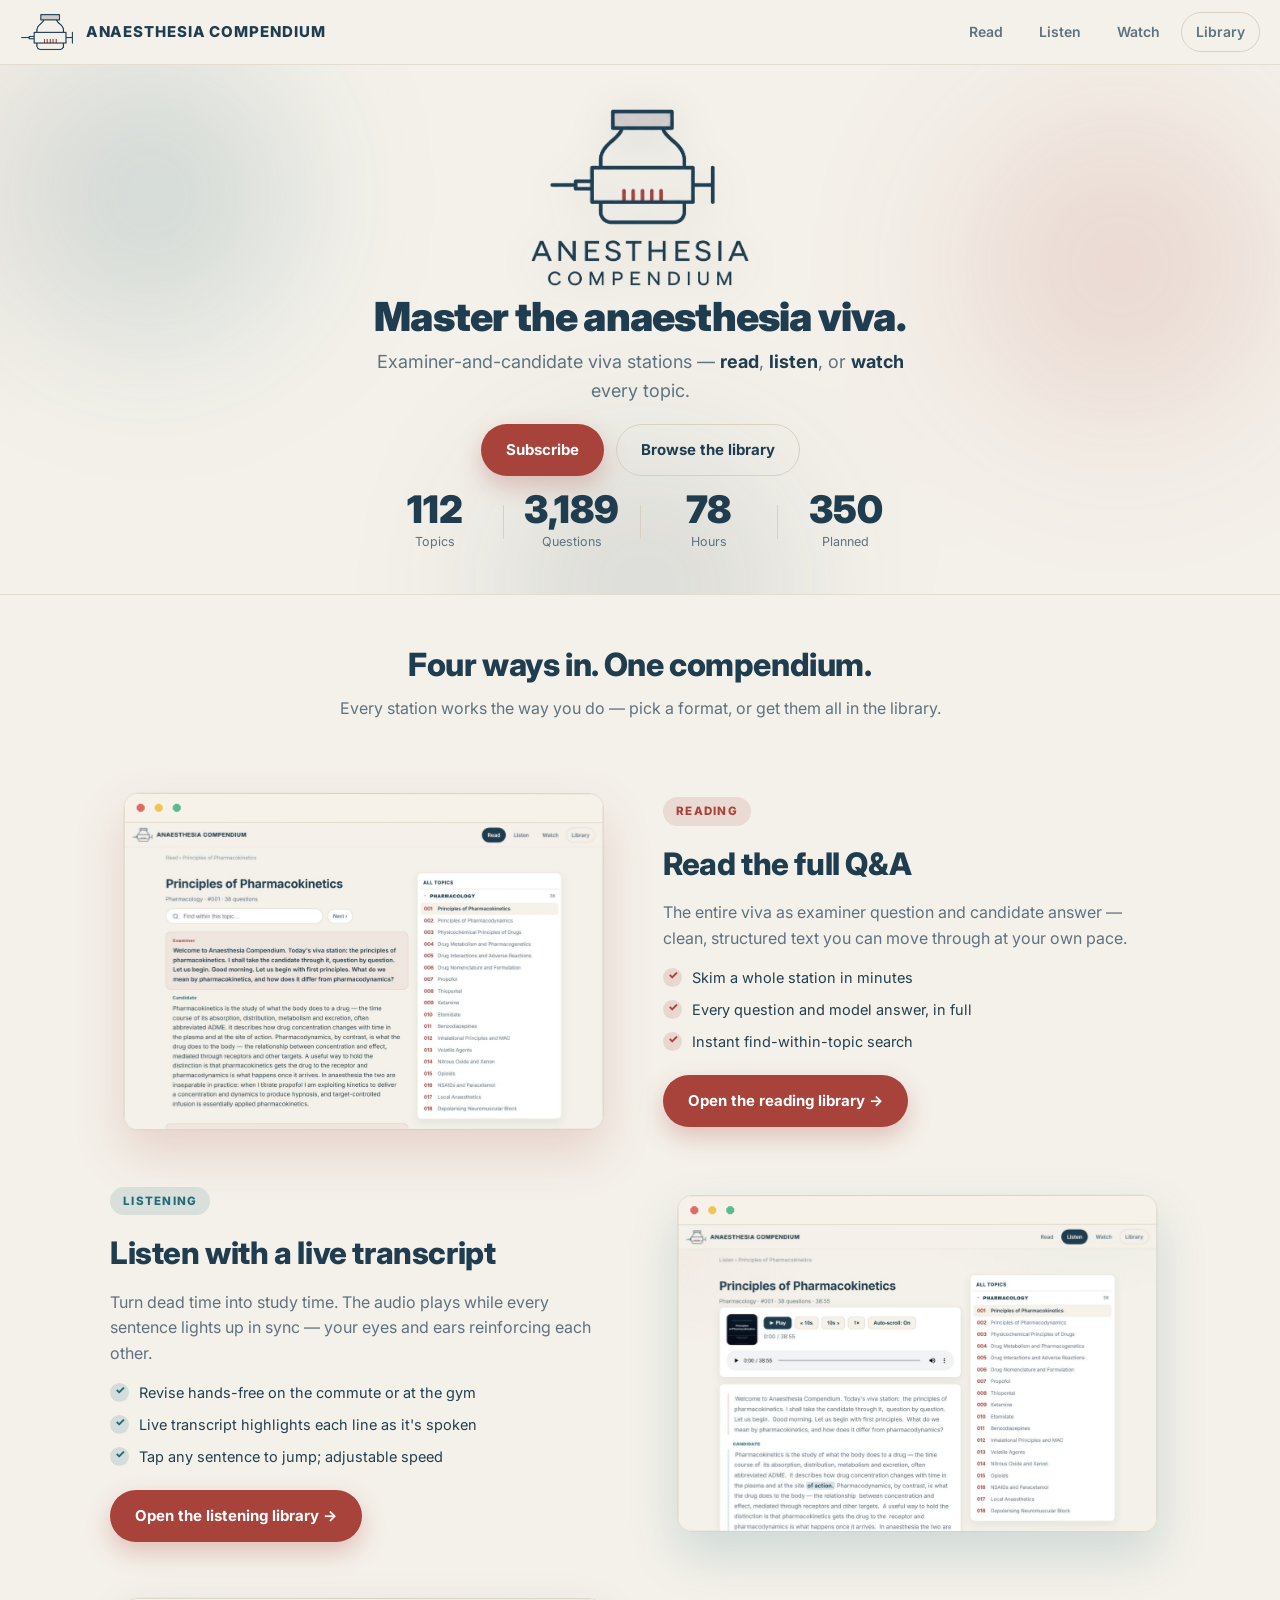
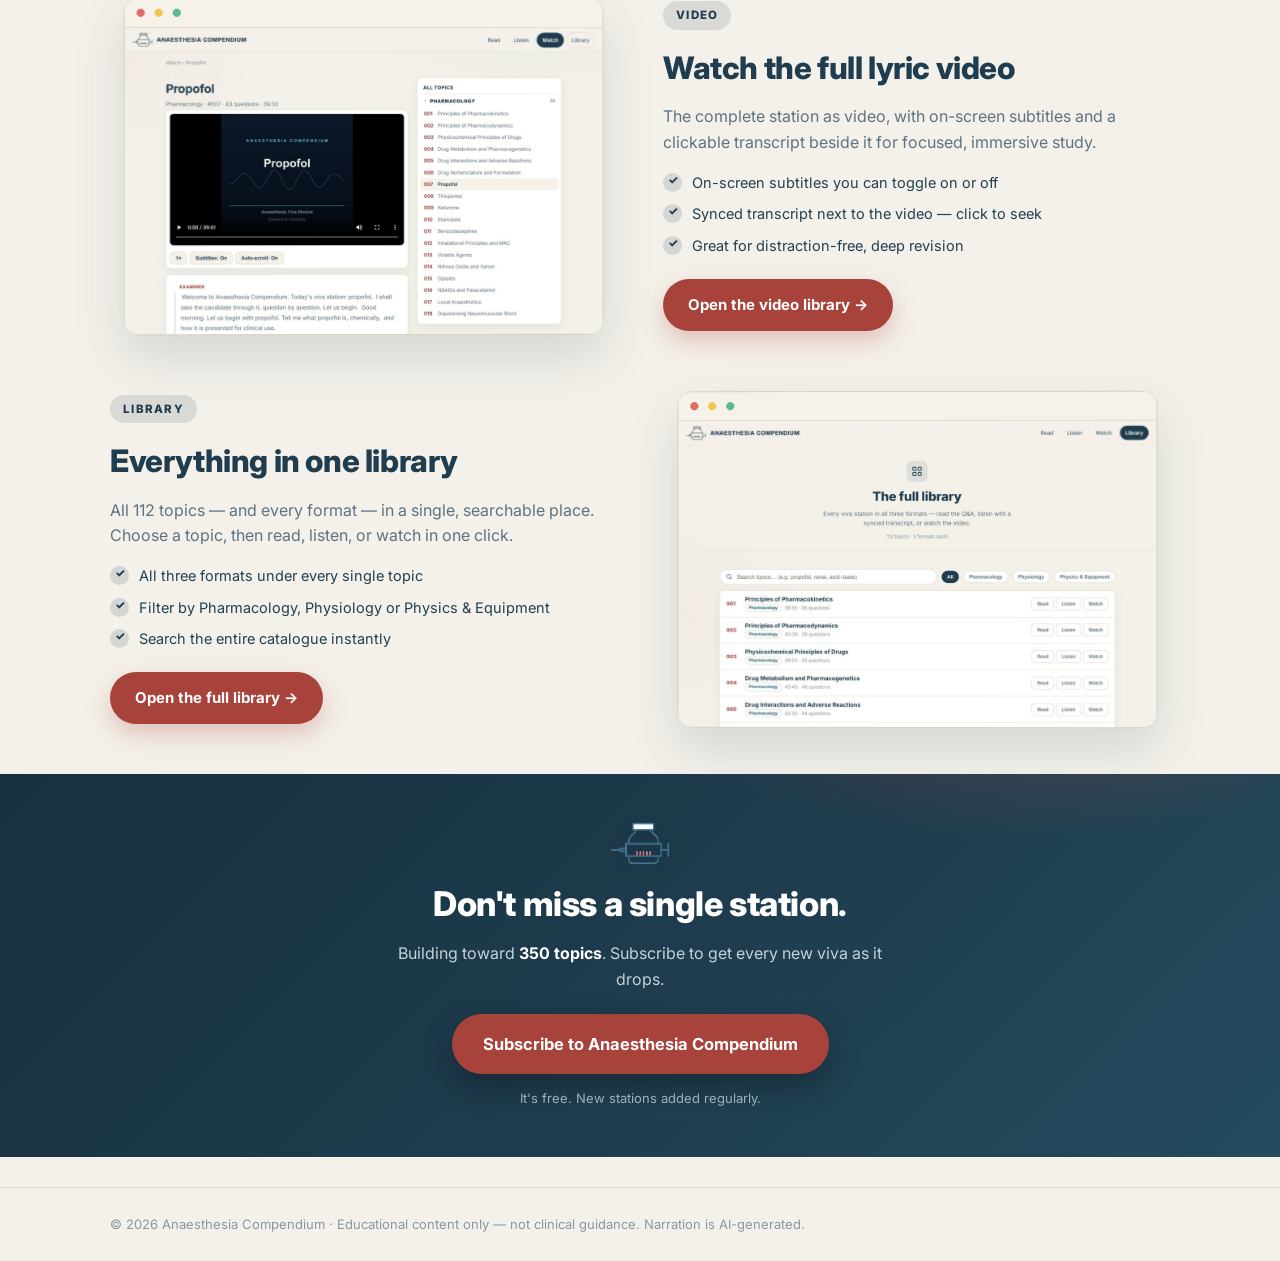
<file: index.html>
<!doctype html>
<html lang="en">
<head>
<meta charset="utf-8">
<meta name="viewport" content="width=device-width,initial-scale=1">
<title>Anaesthesia Compendium — Viva Library</title>
<meta name="description" content="Master the anaesthesia viva — 112 examiner-and-candidate stations you can read as Q&A, listen to with a synced transcript, or watch on video.">
<meta property="og:title" content="Anaesthesia Compendium — Viva Library">
<meta property="og:description" content="Read, listen, and watch your way through every anaesthesia viva topic.">
<meta property="og:image" content="assets/logo-full.png">
<link rel="preconnect" href="https://fonts.googleapis.com">
<link href="https://fonts.googleapis.com/css2?family=Inter:wght@400;500;600;700;800;900&display=swap" rel="stylesheet">
<link rel="icon" type="image/png" sizes="32x32" href="assets/favicon-32.png">
<link rel="apple-touch-icon" href="assets/apple-touch-icon.png">
<link rel="stylesheet" href="assets/css/style.css?v=12">
</head>
<body>
<div id="hdr"></div>
<main>

  <!-- ===== HERO ===== -->
  <section class="lp-hero">
    <div class="aurora" aria-hidden="true"><span></span><span></span><span></span></div>
    <div class="wrap lp-hero-inner reveal">
      <img class="lp-logo" src="assets/logo-full.png" alt="Anaesthesia Compendium" width="260" height="214">
      <h1 class="lp-title">Master the anaesthesia viva.</h1>
      <p class="lp-sub">Examiner-and-candidate viva stations — <strong>read</strong>, <strong>listen</strong>, or <strong>watch</strong> every topic.</p>
      <div class="lp-cta">
        <a class="btn-cta primary subscribe-btn" href="#subscribe">Subscribe</a>
        <a class="btn-cta ghost" href="library.html">Browse the library</a>
      </div>
      <div class="lp-stats" id="stats">
        <div><b data-count="87">0</b><span>Topics</span></div>
        <span class="div"></span>
        <div><b data-count="2660">0</b><span>Questions</span></div>
        <span class="div"></span>
        <div><b id="hours" data-count="58">0</b><span>Hours</span></div>
        <span class="div"></span>
        <div><b data-count="350">0</b><span>Planned</span></div>
      </div>
    </div>
  </section>

  <div class="sc-intro reveal">
    <h2 class="lp-h2">Four ways in. One compendium.</h2>
    <p class="lp-h2sub">Every station works the way you do — pick a format, or get them all in the library.</p>
  </div>

  <!-- ===== ALTERNATING SHOWCASE ROWS ===== -->
  <section class="showcases">

    <!-- READING : image left -->
    <article class="showcase sc-read reveal" id="reading">
      <div class="wrap sc-row">
        <div class="sc-media">
          <a class="frame read" href="read.html"><img loading="lazy" src="assets/shots/read.jpg" alt="Reading page — full Q&amp;A"></a>
        </div>
        <div class="sc-text">
          <span class="sc-kicker read">Reading</span>
          <h2>Read the full Q&amp;A</h2>
          <p>The entire viva as examiner question and candidate answer — clean, structured text you can move through at your own pace.</p>
          <ul class="sc-points">
            <li>Skim a whole station in minutes</li>
            <li>Every question and model answer, in full</li>
            <li>Instant find-within-topic search</li>
          </ul>
          <a class="btn-cta primary" href="read.html">Open the reading library →</a>
        </div>
      </div>
    </article>

    <!-- LISTENING : image right -->
    <article class="showcase sc-listen alt reveal" id="listening">
      <div class="wrap sc-row">
        <div class="sc-media">
          <a class="frame listen" href="listen.html"><img loading="lazy" src="assets/shots/listen.jpg" alt="Listening page — audio with a live synced transcript"></a>
        </div>
        <div class="sc-text">
          <span class="sc-kicker listen">Listening</span>
          <h2>Listen with a live transcript</h2>
          <p>Turn dead time into study time. The audio plays while every sentence lights up in sync — your eyes and ears reinforcing each other.</p>
          <ul class="sc-points">
            <li>Revise hands-free on the commute or at the gym</li>
            <li>Live transcript highlights each line as it's spoken</li>
            <li>Tap any sentence to jump; adjustable speed</li>
          </ul>
          <a class="btn-cta primary" href="listen.html">Open the listening library →</a>
        </div>
      </div>
    </article>

    <!-- VIDEO : image left -->
    <article class="showcase sc-watch reveal" id="video">
      <div class="wrap sc-row">
        <div class="sc-media">
          <a class="frame watch" href="watch.html"><img loading="lazy" src="assets/shots/watch.jpg" alt="Video page — lyric video with subtitles and synced transcript"></a>
        </div>
        <div class="sc-text">
          <span class="sc-kicker watch">Video</span>
          <h2>Watch the full lyric video</h2>
          <p>The complete station as video, with on-screen subtitles and a clickable transcript beside it for focused, immersive study.</p>
          <ul class="sc-points">
            <li>On-screen subtitles you can toggle on or off</li>
            <li>Synced transcript next to the video — click to seek</li>
            <li>Great for distraction-free, deep revision</li>
          </ul>
          <a class="btn-cta primary" href="watch.html">Open the video library →</a>
        </div>
      </div>
    </article>

    <!-- LIBRARY : image right -->
    <article class="showcase sc-library alt reveal" id="library-showcase">
      <div class="wrap sc-row">
        <div class="sc-media">
          <a class="frame library" href="library.html"><img loading="lazy" src="assets/shots/library.jpg" alt="Library page — all topics in all three formats"></a>
        </div>
        <div class="sc-text">
          <span class="sc-kicker library">Library</span>
          <h2>Everything in one library</h2>
          <p>All 112 topics — and every format — in a single, searchable place. Choose a topic, then read, listen, or watch in one click.</p>
          <ul class="sc-points">
            <li>All three formats under every single topic</li>
            <li>Filter by Pharmacology, Physiology or Physics &amp; Equipment</li>
            <li>Search the entire catalogue instantly</li>
          </ul>
          <a class="btn-cta primary" href="library.html">Open the full library →</a>
        </div>
      </div>
    </article>

  </section>

  <!-- ===== SUBSCRIBE BAND ===== -->
  <section class="lp-subscribe reveal" id="subscribe">
    <div class="wrap lp-sub-inner">
      <img class="lp-sub-mark" src="assets/logo-mark.png" alt="" width="56" height="56">
      <h2>Don't miss a single station.</h2>
      <p>Building toward <strong>350 topics</strong>. Subscribe to get every new viva as it drops.</p>
      <a class="btn-cta primary big subscribe-btn" href="#">Subscribe to Anaesthesia Compendium</a>
      <div class="lp-sub-note">It's free. New stations added regularly.</div>
    </div>
  </section>

</main>

<footer class="foot"><div class="wrap">
  © <span id="yr"></span> Anaesthesia Compendium · Educational content only — not clinical guidance. Narration is AI-generated.
</div></footer>

<script src="config.js"></script>
<script src="assets/js/common.js?v=9"></script>
<script src="assets/js/home.js?v=9"></script>
</body>
</html>
</file>
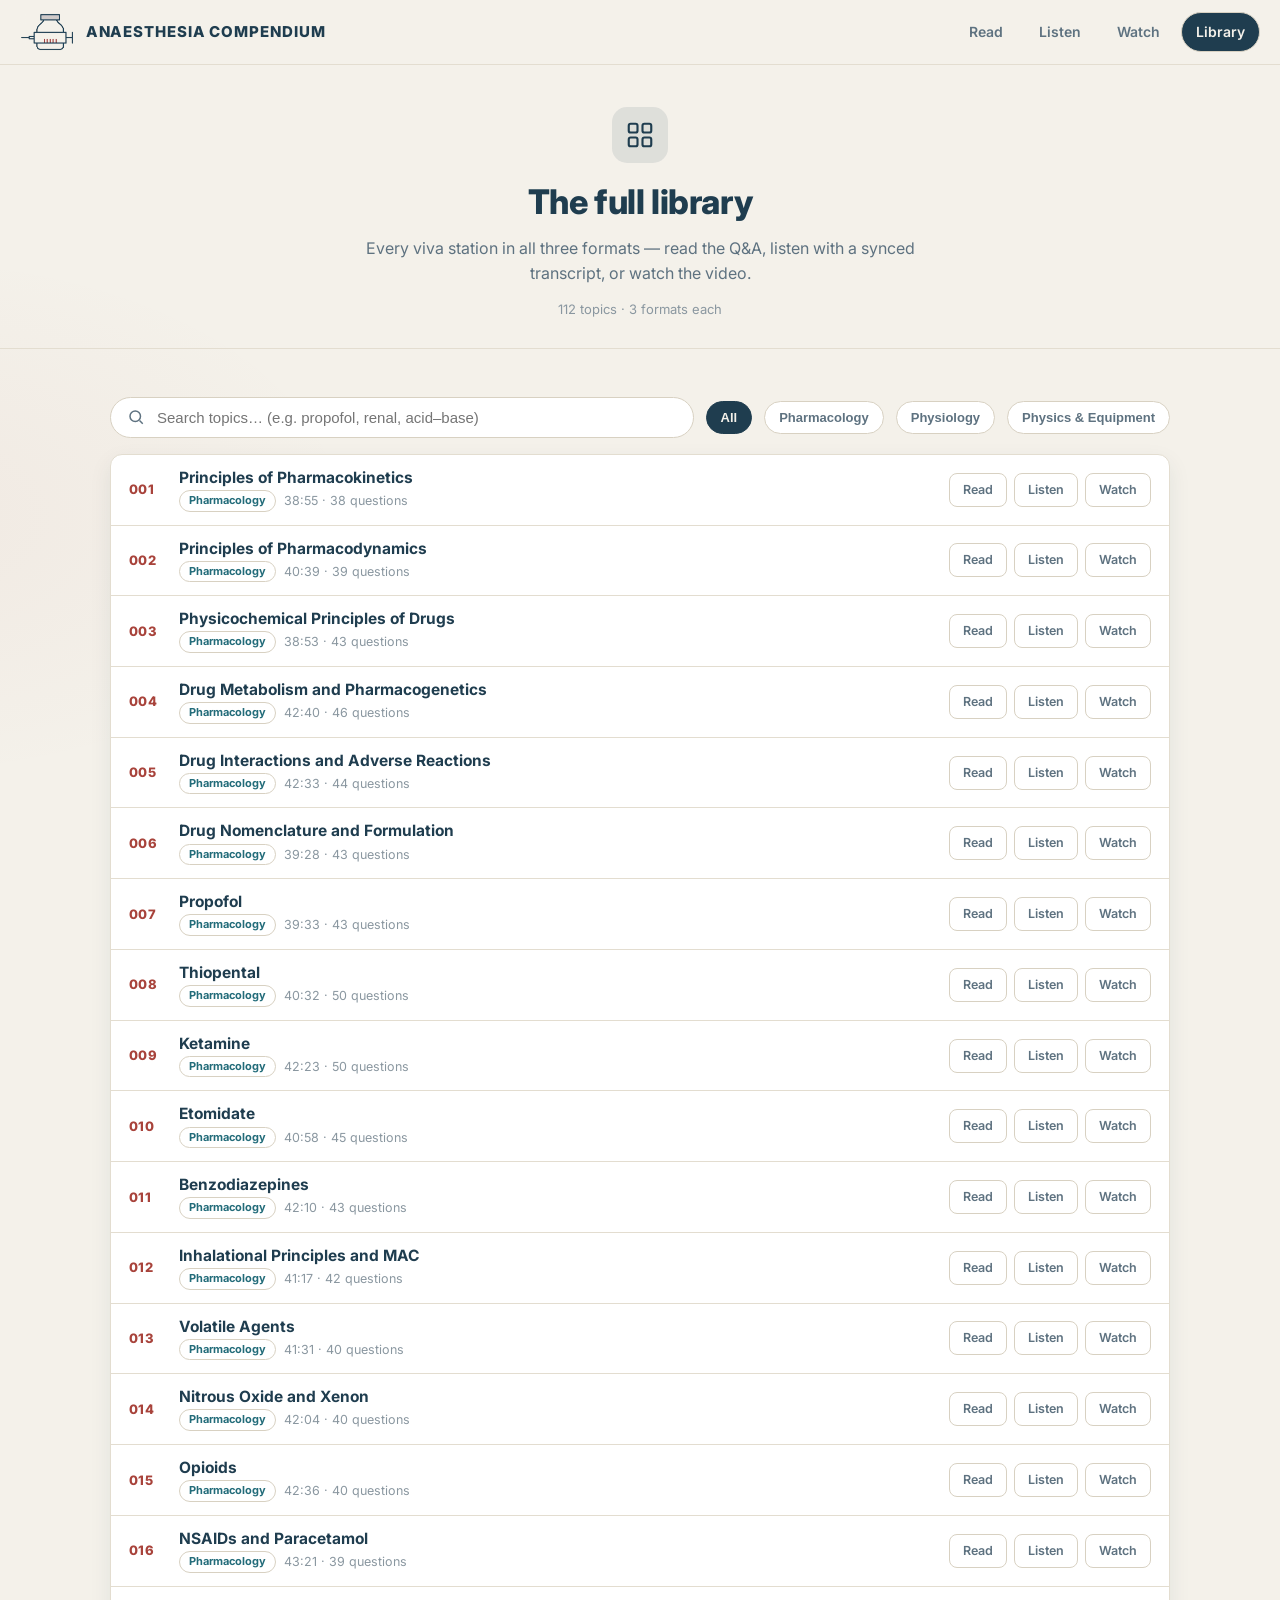
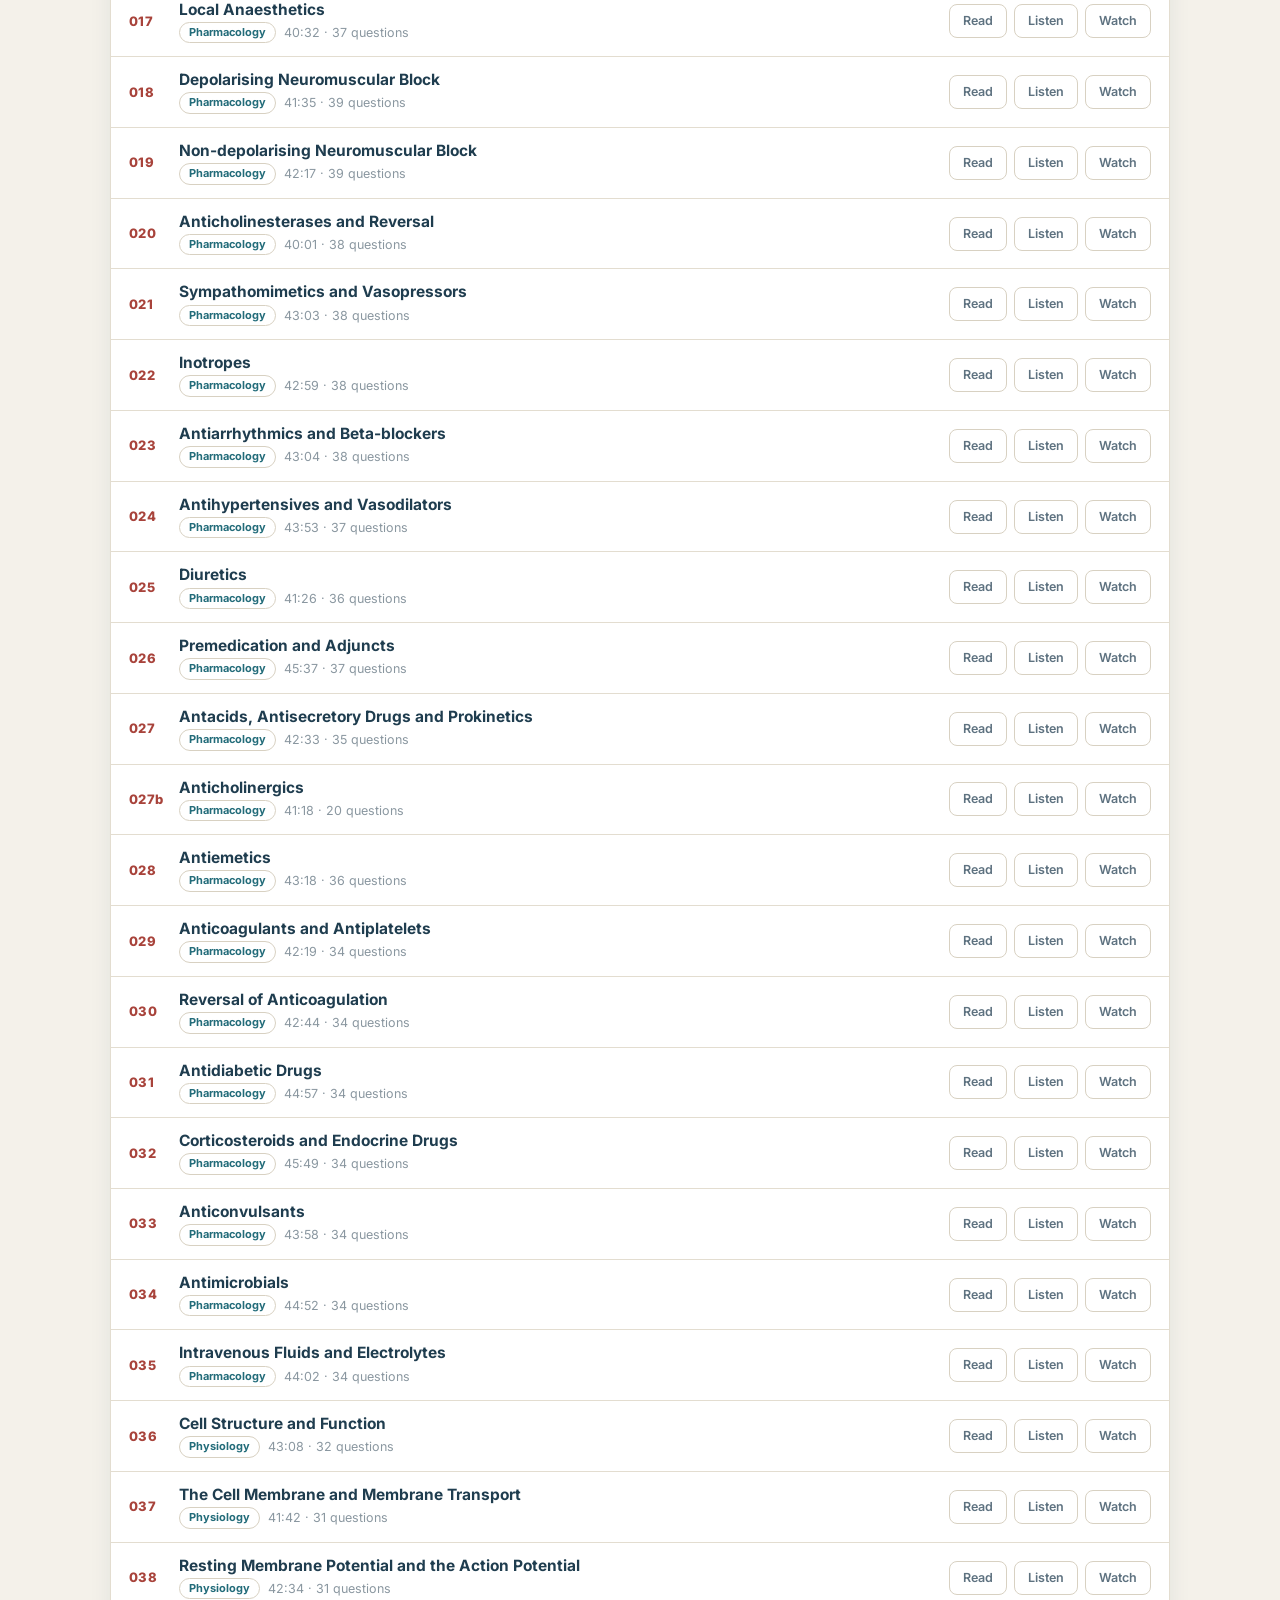
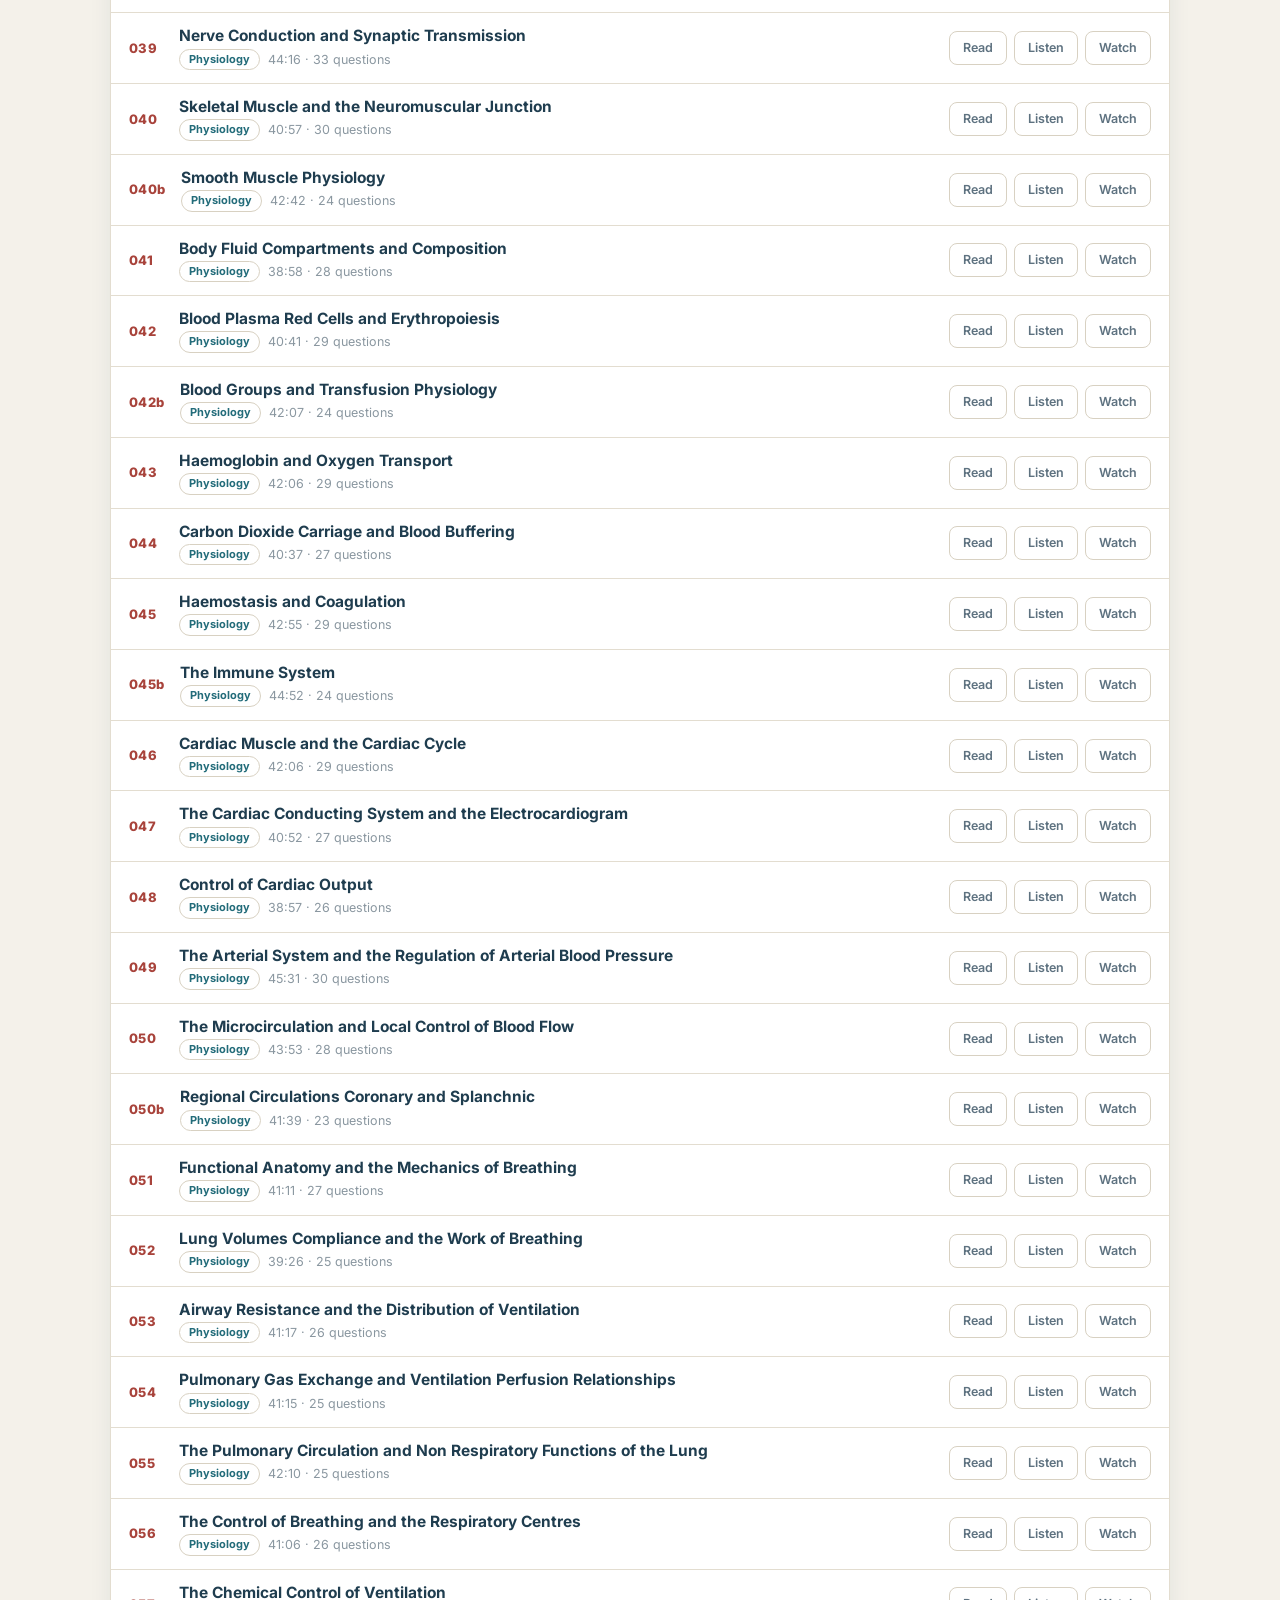
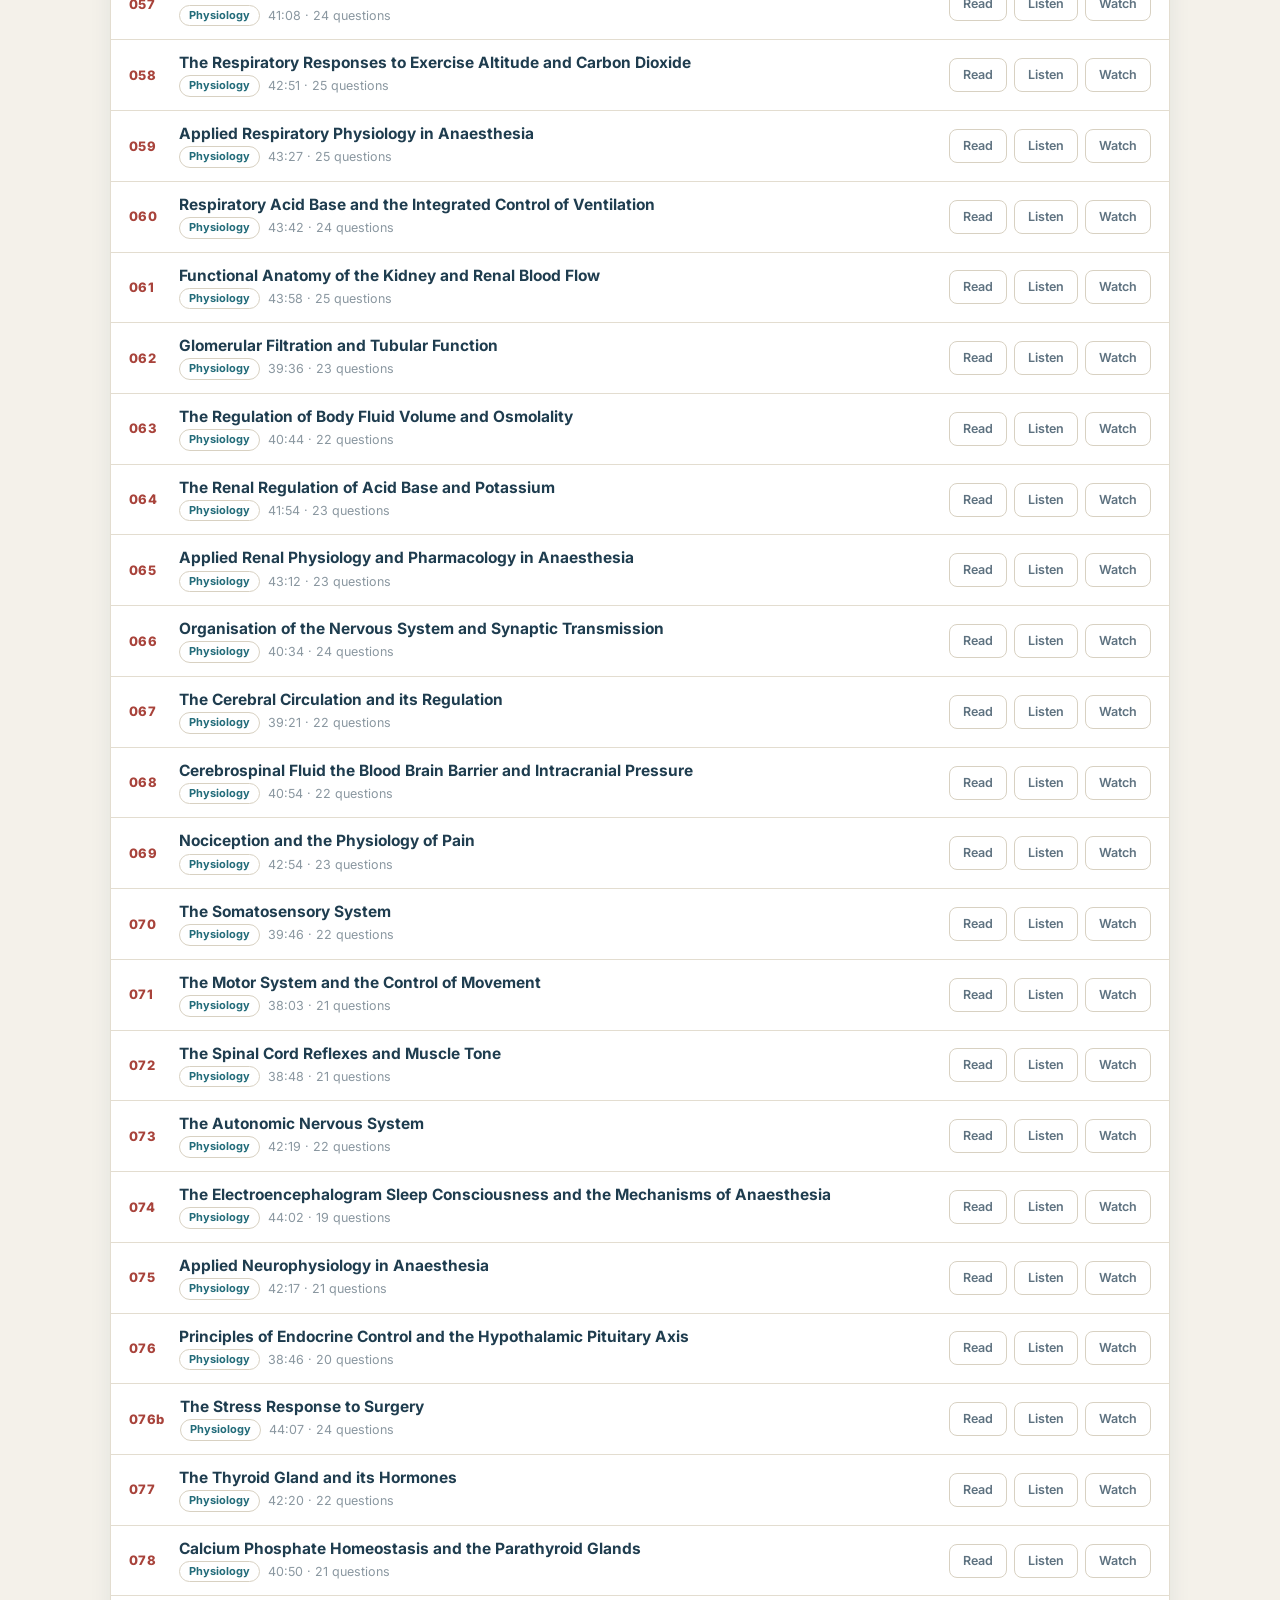
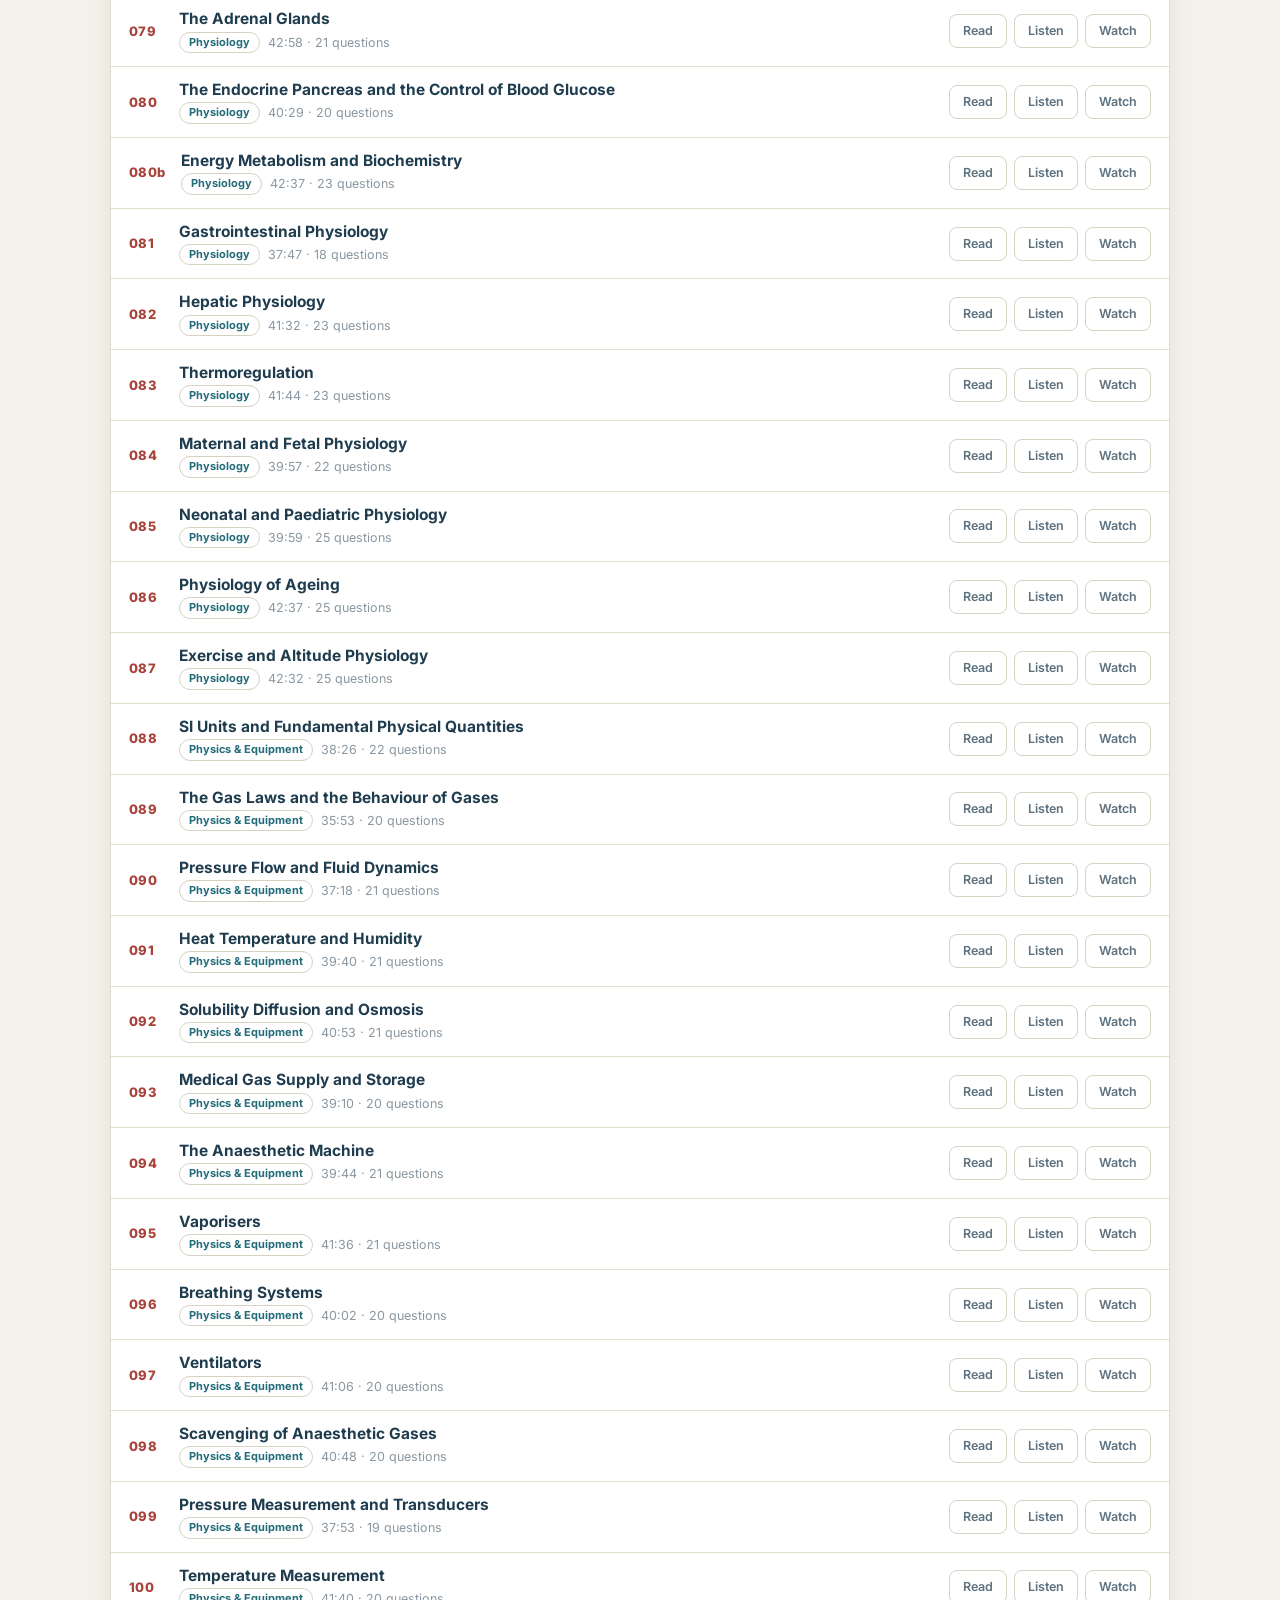
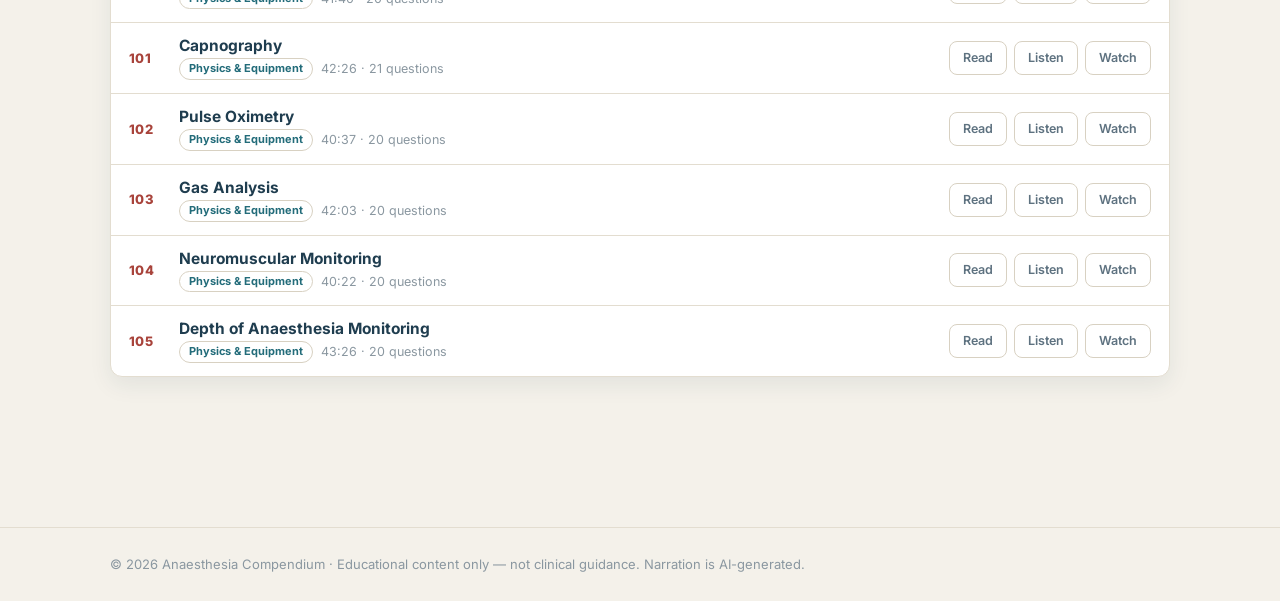
<file: library.html>
<!doctype html>
<html lang="en">
<head>
<meta charset="utf-8">
<meta name="viewport" content="width=device-width,initial-scale=1">
<title>Library — Anaesthesia Compendium</title>
<meta name="description" content="The full Anaesthesia Compendium library — every viva station in three formats: read, listen, watch.">
<link rel="preconnect" href="https://fonts.googleapis.com">
<link href="https://fonts.googleapis.com/css2?family=Inter:wght@400;500;600;700;800;900&display=swap" rel="stylesheet">
<link rel="icon" type="image/png" sizes="32x32" href="assets/favicon-32.png">
<link rel="apple-touch-icon" href="assets/apple-touch-icon.png">
<link rel="stylesheet" href="assets/css/style.css?v=12">
</head>
<body>
<div id="hdr"></div>
<main>
  <section class="hub-hero library">
    <div class="wrap">
      <span class="hub-ico" aria-hidden="true">
        <svg viewBox="0 0 24 24" fill="none" stroke="currentColor" stroke-width="1.7"><rect x="3" y="3" width="7" height="7" rx="1.5"/><rect x="14" y="3" width="7" height="7" rx="1.5"/><rect x="3" y="14" width="7" height="7" rx="1.5"/><rect x="14" y="14" width="7" height="7" rx="1.5"/></svg>
      </span>
      <h1>The full library</h1>
      <p>Every viva station in all three formats — read the Q&amp;A, listen with a synced transcript, or watch the video.</p>
      <div class="hub-count"><span id="libcount">87</span> topics · 3 formats each</div>
    </div>
  </section>
  <section class="wrap hub-body">
    <div class="toolbar">
      <label class="search">
        <svg width="18" height="18" viewBox="0 0 24 24" fill="none" stroke="#5e7280" stroke-width="2"><circle cx="11" cy="11" r="7"/><path d="M21 21l-4.3-4.3"/></svg>
        <input id="q" type="search" placeholder="Search topics… (e.g. propofol, renal, acid–base)" autocomplete="off">
      </label>
      <button class="chip is-active" data-sec="all">All</button>
      <button class="chip" data-sec="Pharmacology">Pharmacology</button>
      <button class="chip" data-sec="Physiology">Physiology</button>
      <button class="chip" data-sec="Physics &amp; Equipment">Physics &amp; Equipment</button>
    </div>
    <div id="grid" class="tlist"></div>
    <div id="empty" class="empty hide">No topics match your search.</div>
  </section>
</main>
<footer class="foot"><div class="wrap">
  © <span id="yr"></span> Anaesthesia Compendium · Educational content only — not clinical guidance. Narration is AI-generated.
</div></footer>
<script src="config.js"></script>
<script src="assets/js/common.js?v=9"></script>
<script src="assets/js/library.js?v=8"></script>
</body>
</html>
</file>
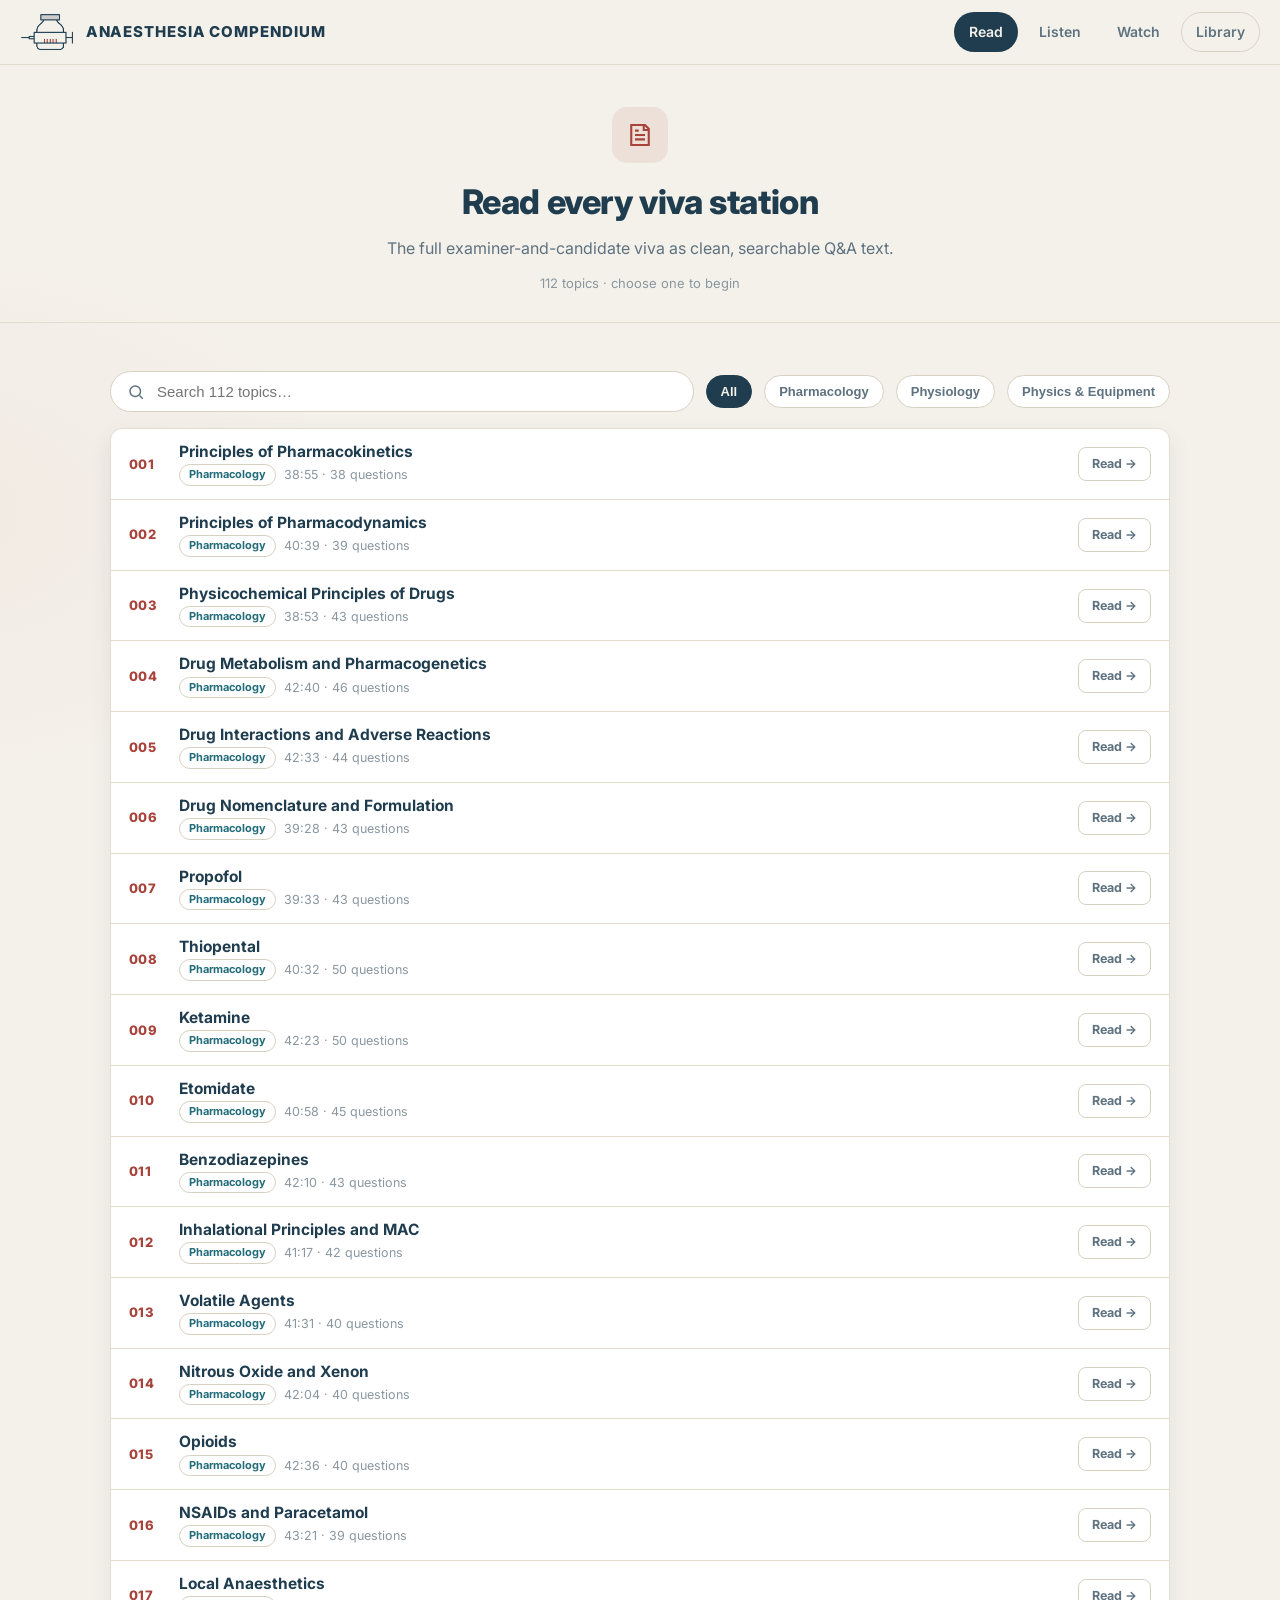
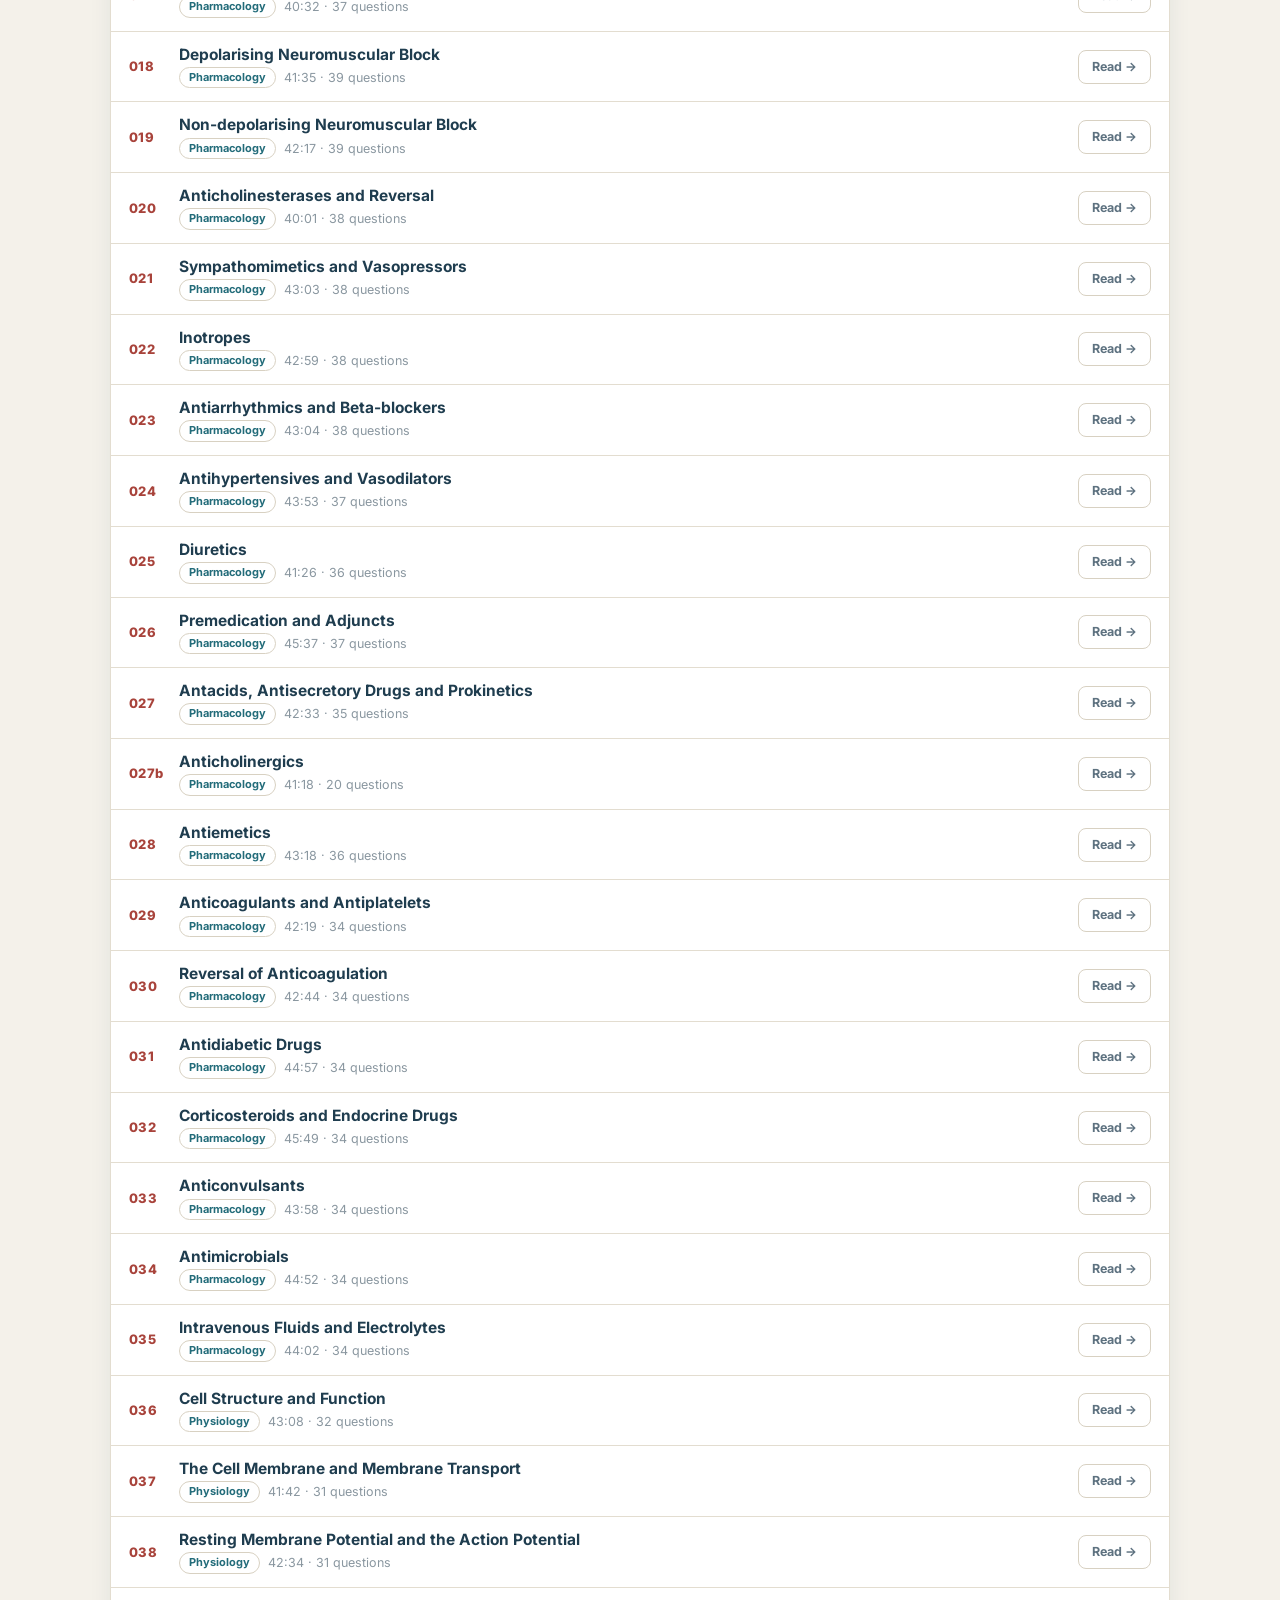
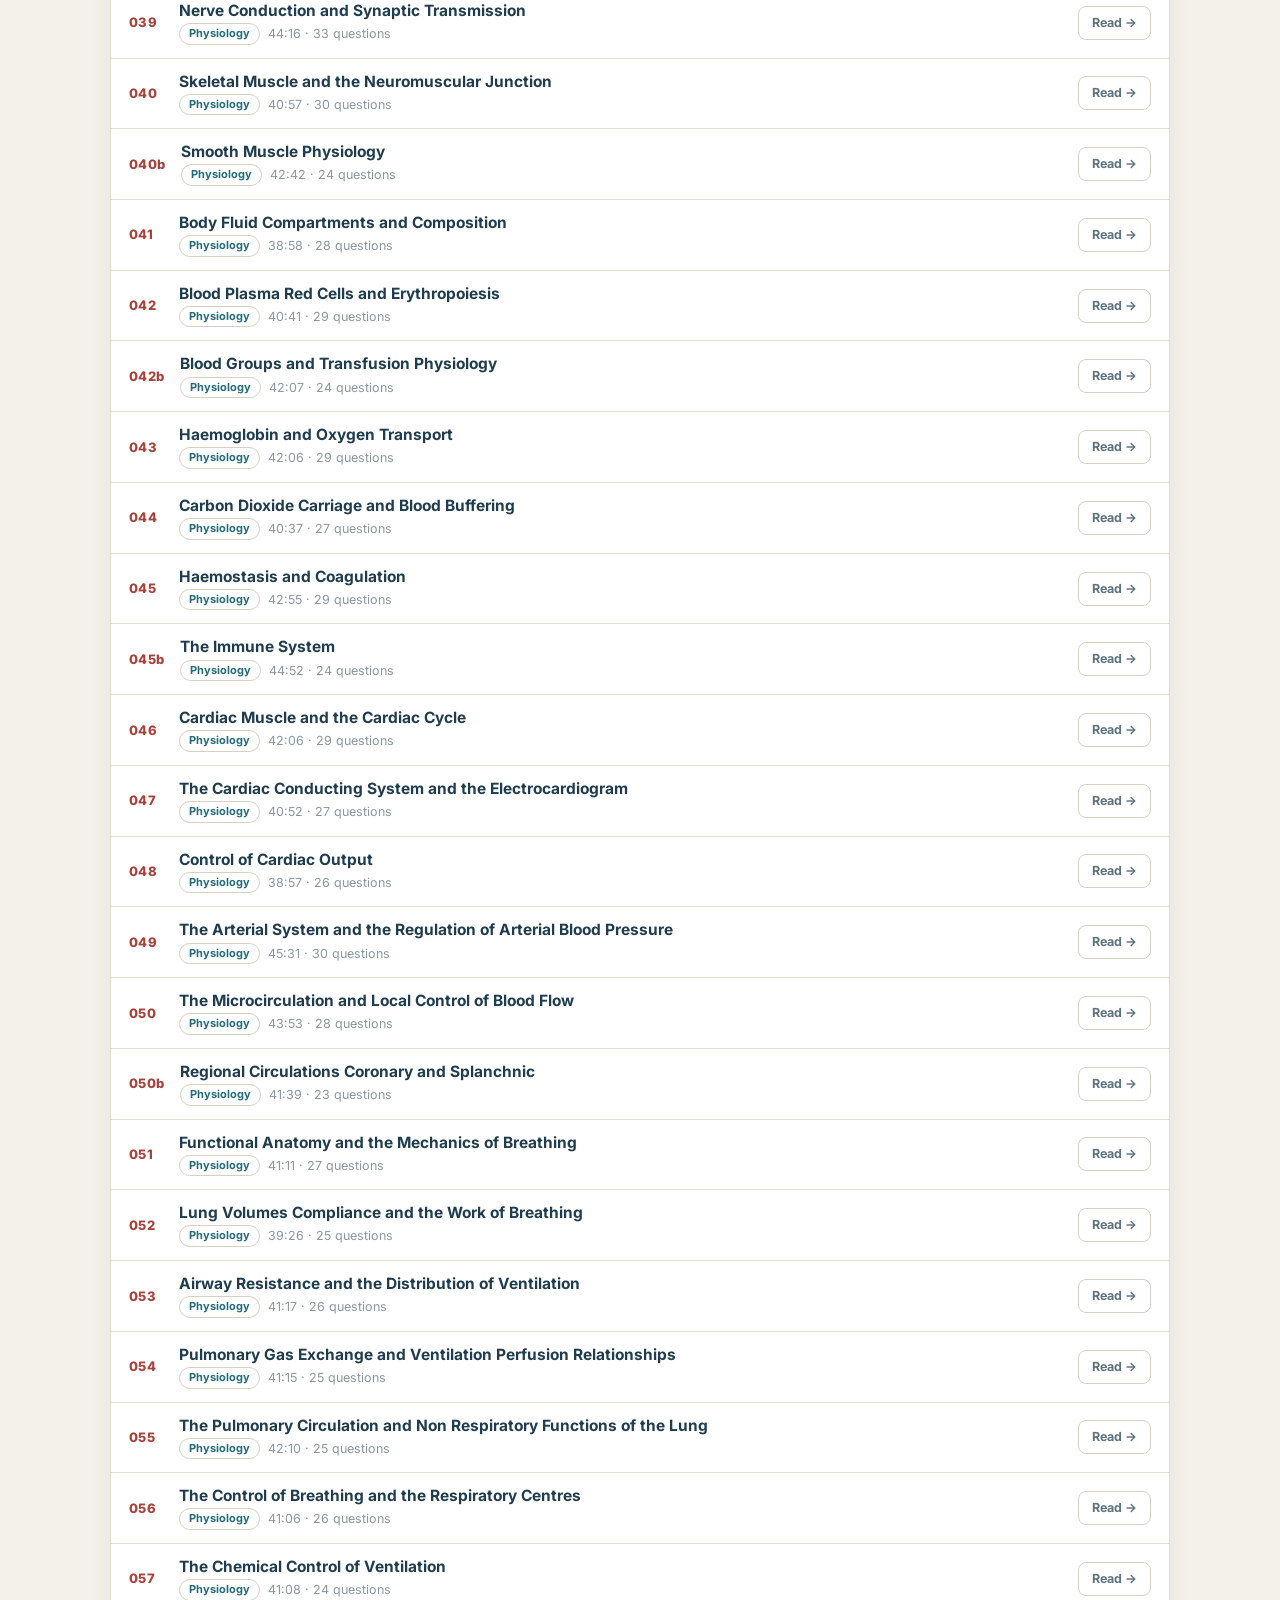
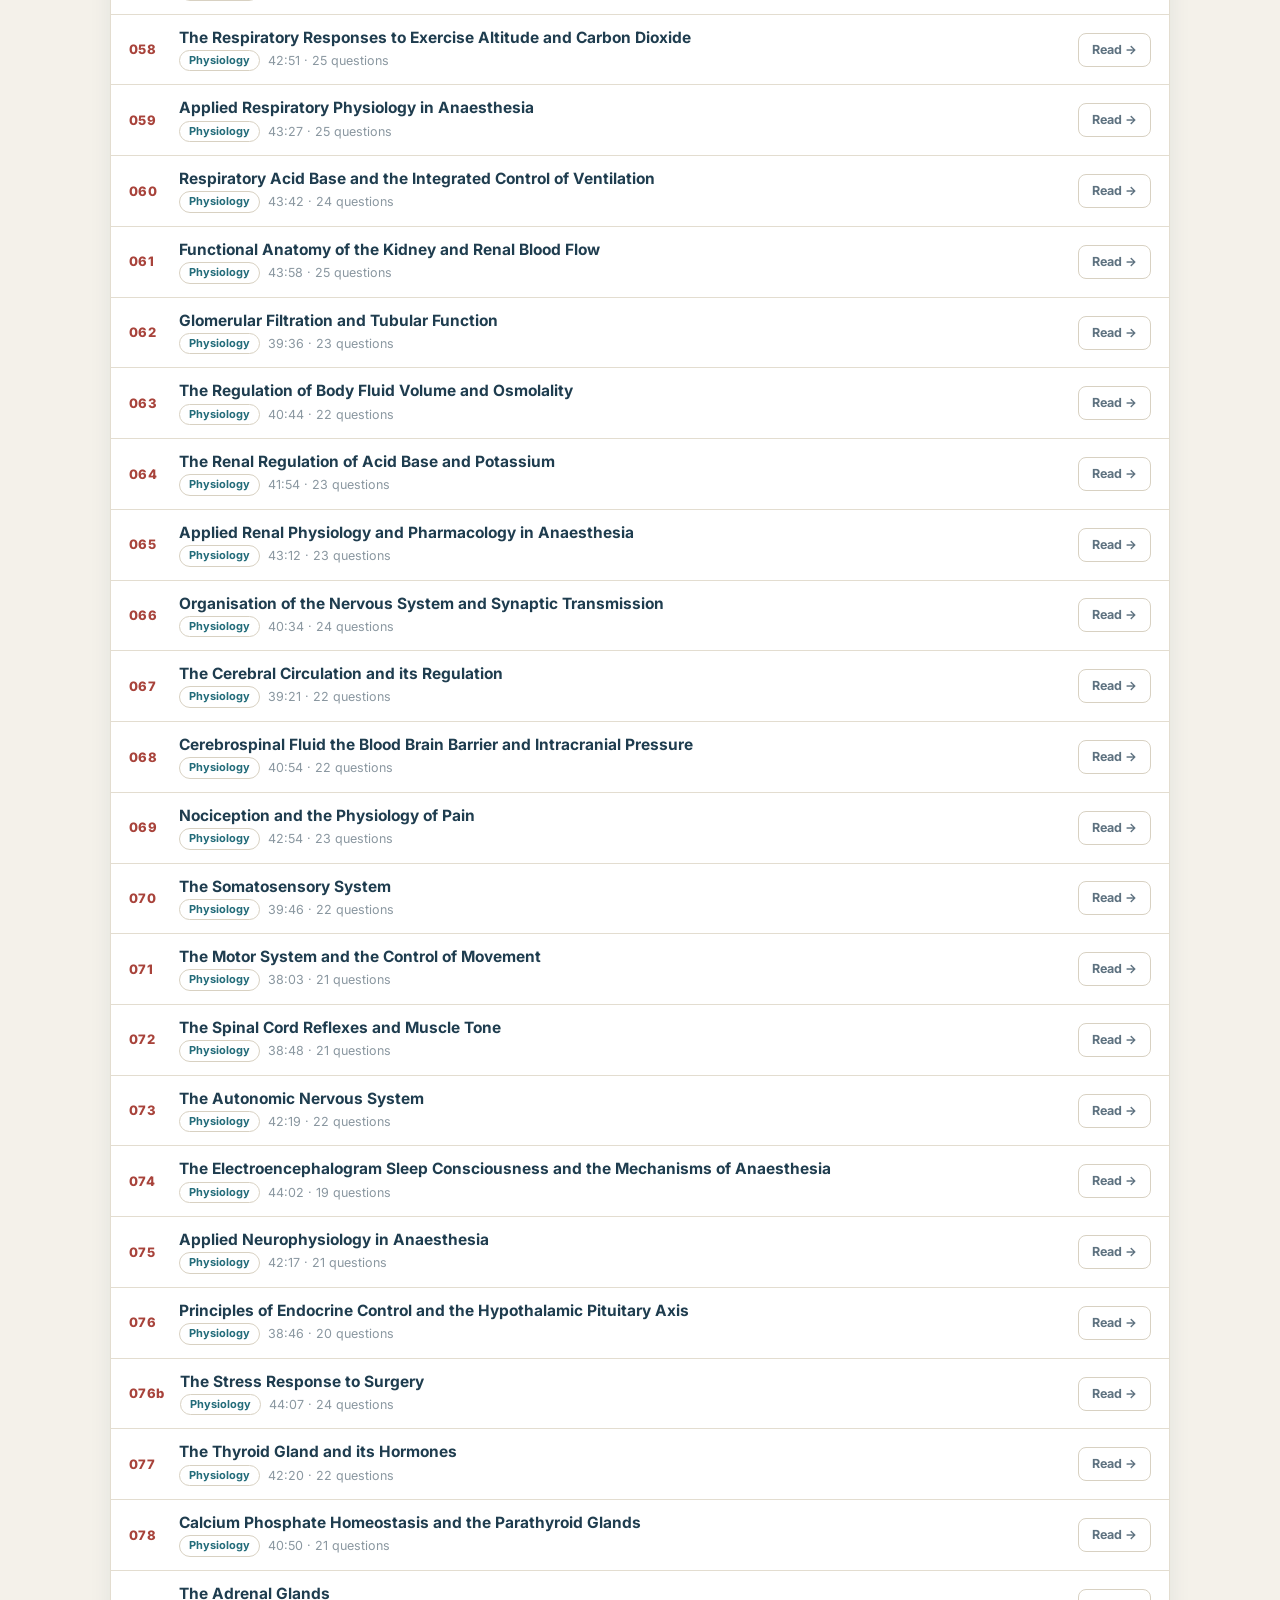
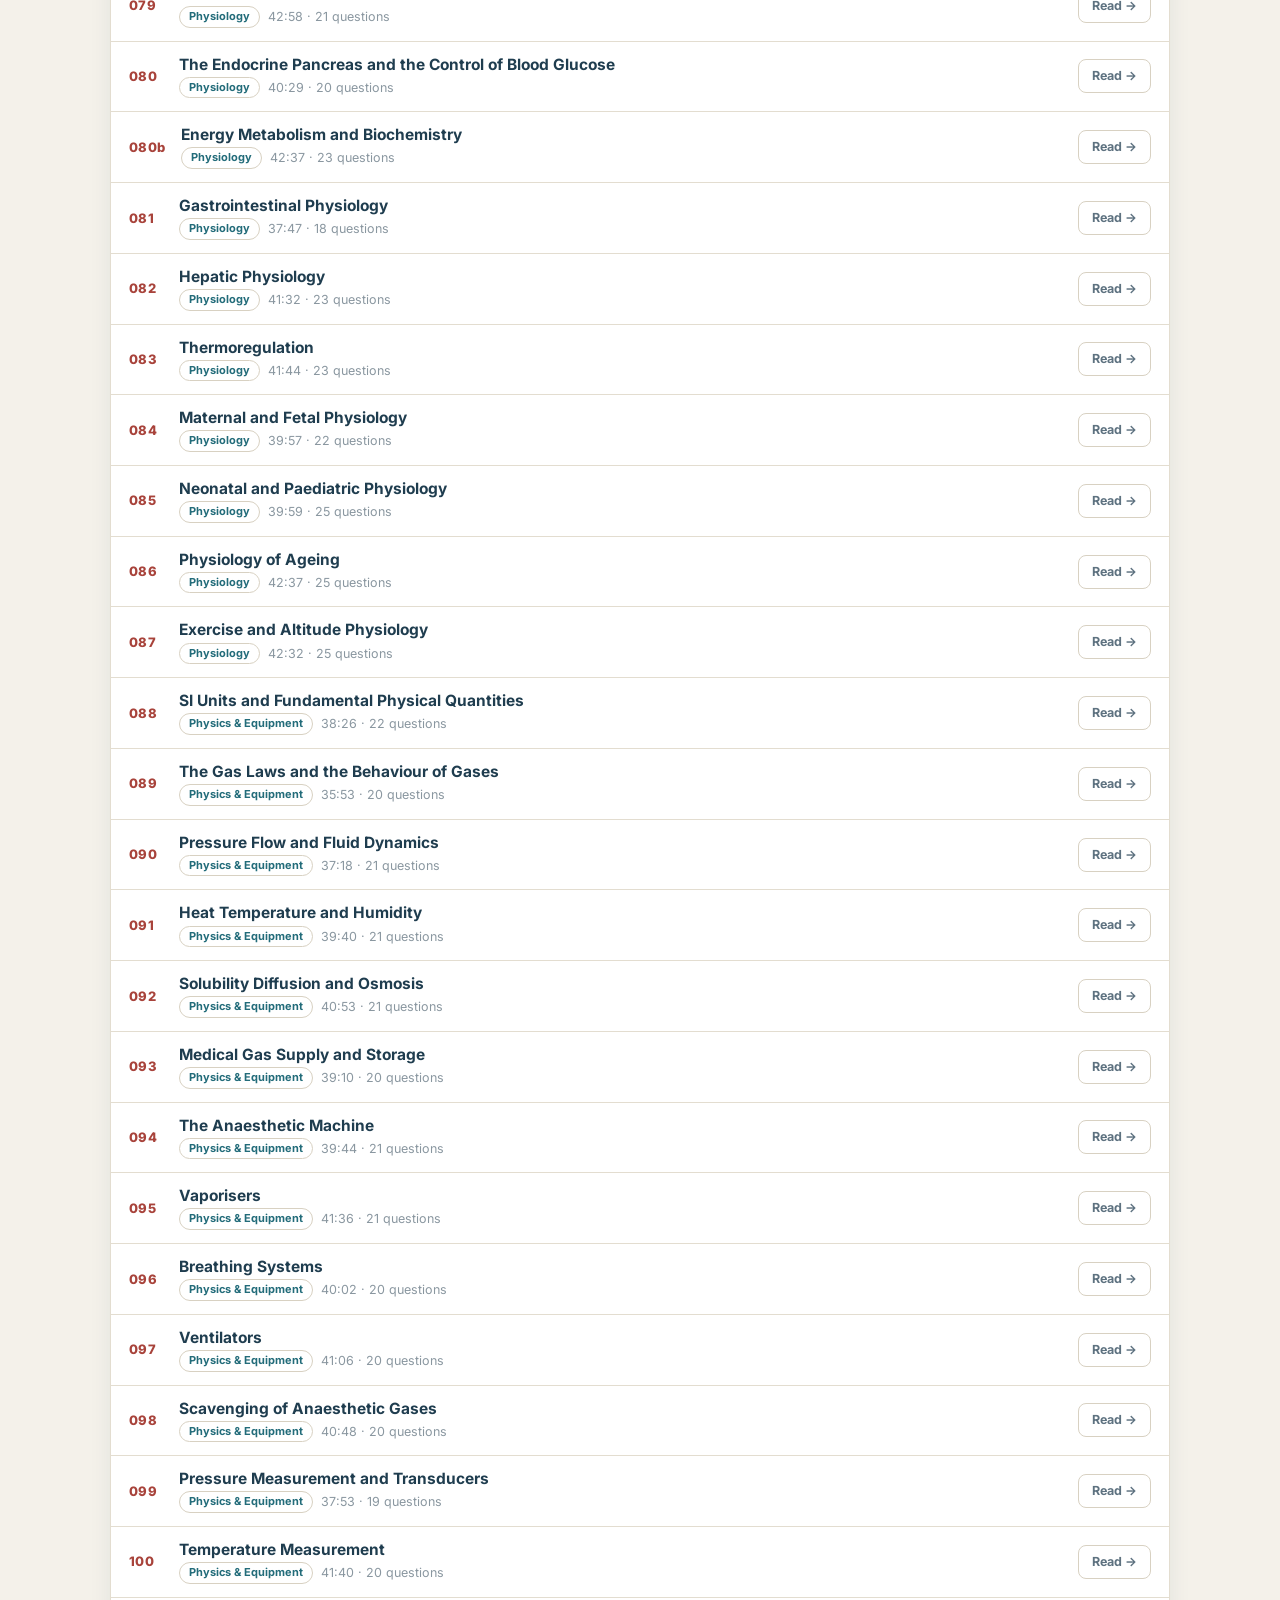
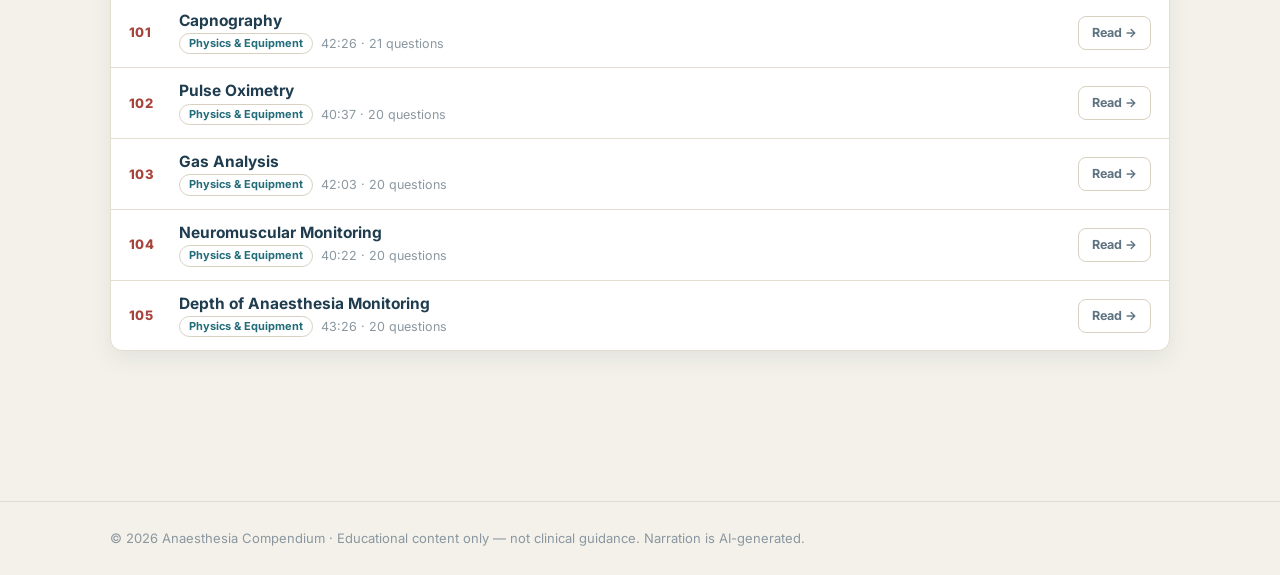
<file: read.html>
<!doctype html>
<html lang="en">
<head>
<meta charset="utf-8">
<meta name="viewport" content="width=device-width,initial-scale=1">
<title>Read — Anaesthesia Compendium</title>
<link rel="preconnect" href="https://fonts.googleapis.com">
<link href="https://fonts.googleapis.com/css2?family=Inter:wght@400;500;600;700;800;900&display=swap" rel="stylesheet">
<link rel="icon" type="image/png" sizes="32x32" href="assets/favicon-32.png">
<link rel="apple-touch-icon" href="assets/apple-touch-icon.png">
<link rel="stylesheet" href="assets/css/style.css?v=12">
</head>
<body>
<div id="hdr"></div>
<main>
  <div id="hub" class="hide"></div>
  <div id="topic" class="wrap hide">
    <div class="crumb"><a href="read.html">Read</a> › <span id="cb"></span></div>
    <div class="detail has-side">
      <section class="reader">
        <h1 class="dtitle" id="title">…</h1>
        <p class="dsub" id="sub"></p>
        <div class="toolbar" style="margin:14px 0 22px">
          <label class="search" style="max-width:420px">
            <svg width="18" height="18" viewBox="0 0 24 24" fill="none" stroke="#5e7280" stroke-width="2"><circle cx="11" cy="11" r="7"/><path d="M21 21l-4.3-4.3"/></svg>
            <input id="find" type="search" placeholder="Find within this topic…" autocomplete="off">
          </label>
          <a class="chip" id="prev">‹ Prev</a>
          <a class="chip" id="next">Next ›</a>
        </div>
        <div id="qa"></div>
      </section>
      <aside>
        <div class="sticky-side panel sidepanel">
          <div class="sidehead">All topics</div>
          <div class="side-nav" id="sidelist"></div>
        </div>
      </aside>
    </div>
  </div>
</main>
<footer class="foot"><div class="wrap">© <span id="yr"></span> Anaesthesia Compendium · Educational content only — not clinical guidance. Narration is AI-generated.</div></footer>
<script src="config.js"></script>
<script src="assets/js/common.js?v=9"></script>
<script src="assets/js/read.js?v=8"></script>
</body>
</html>
</file>
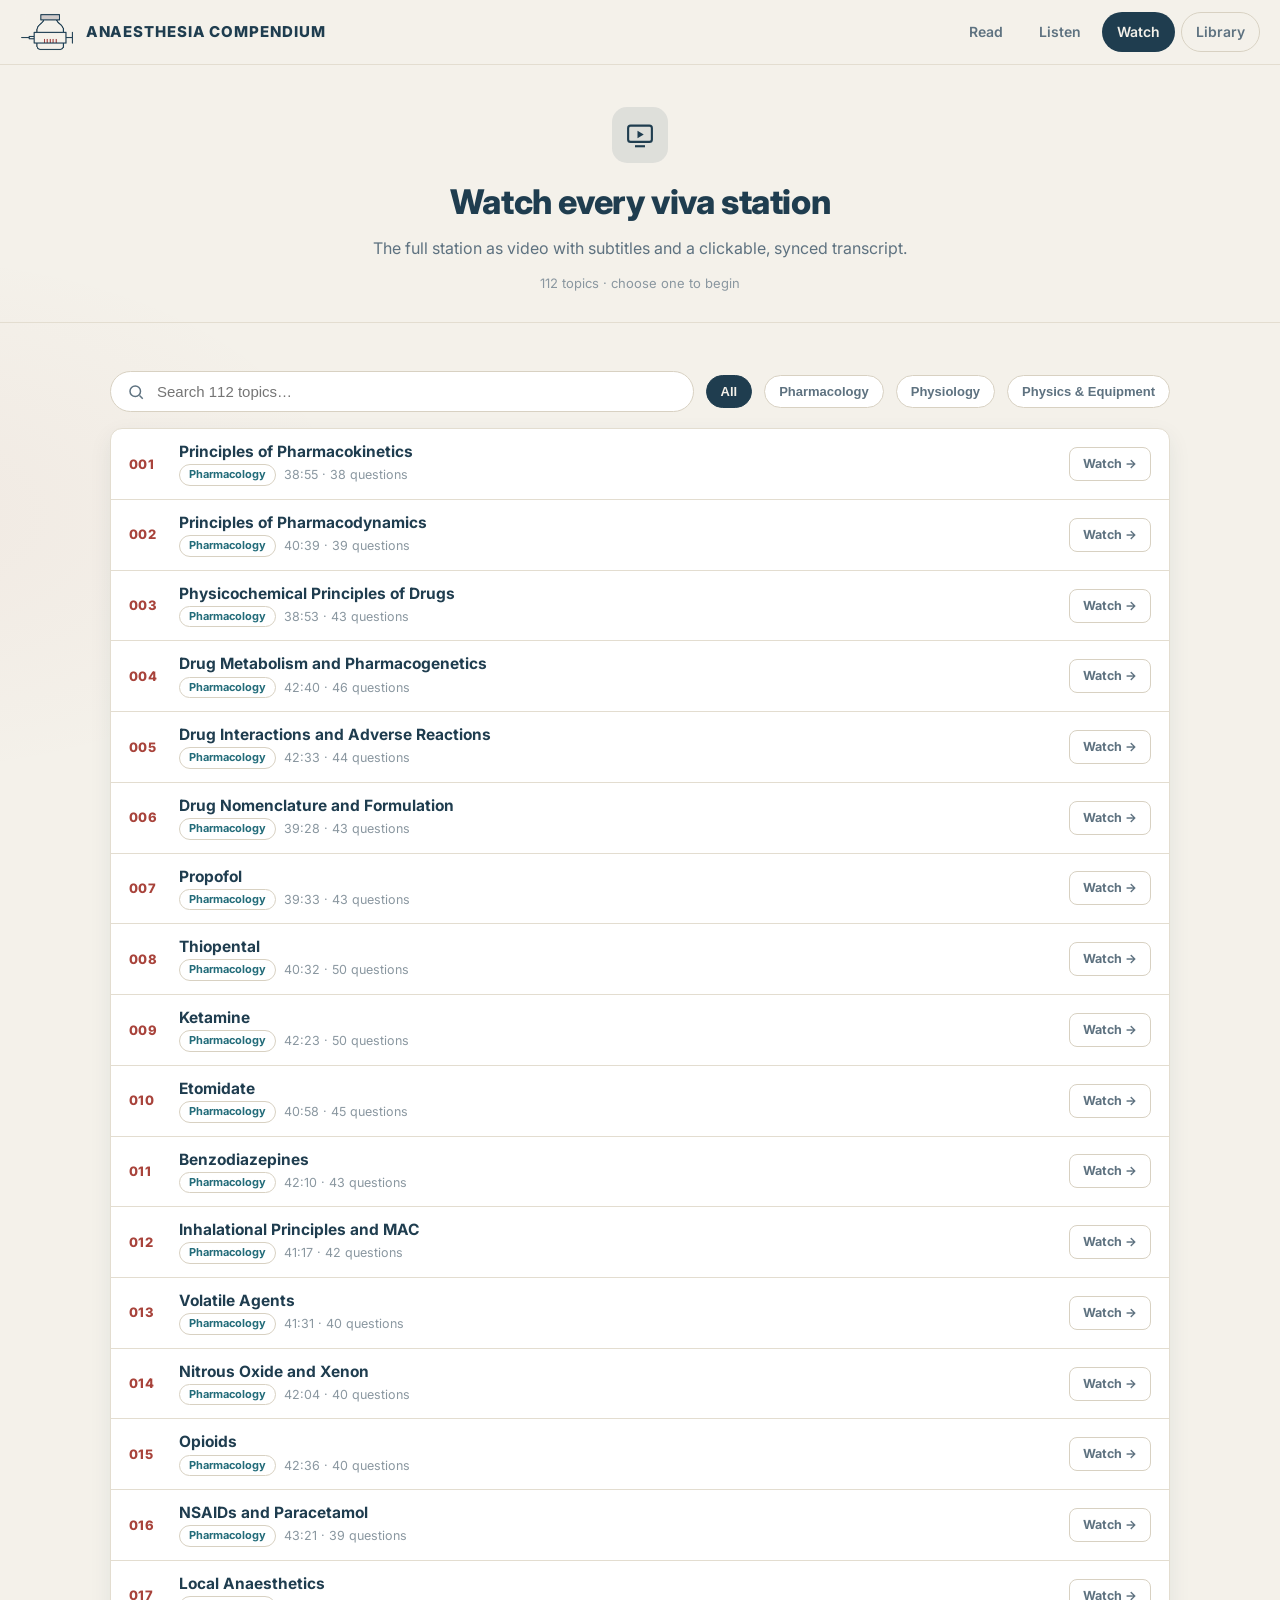
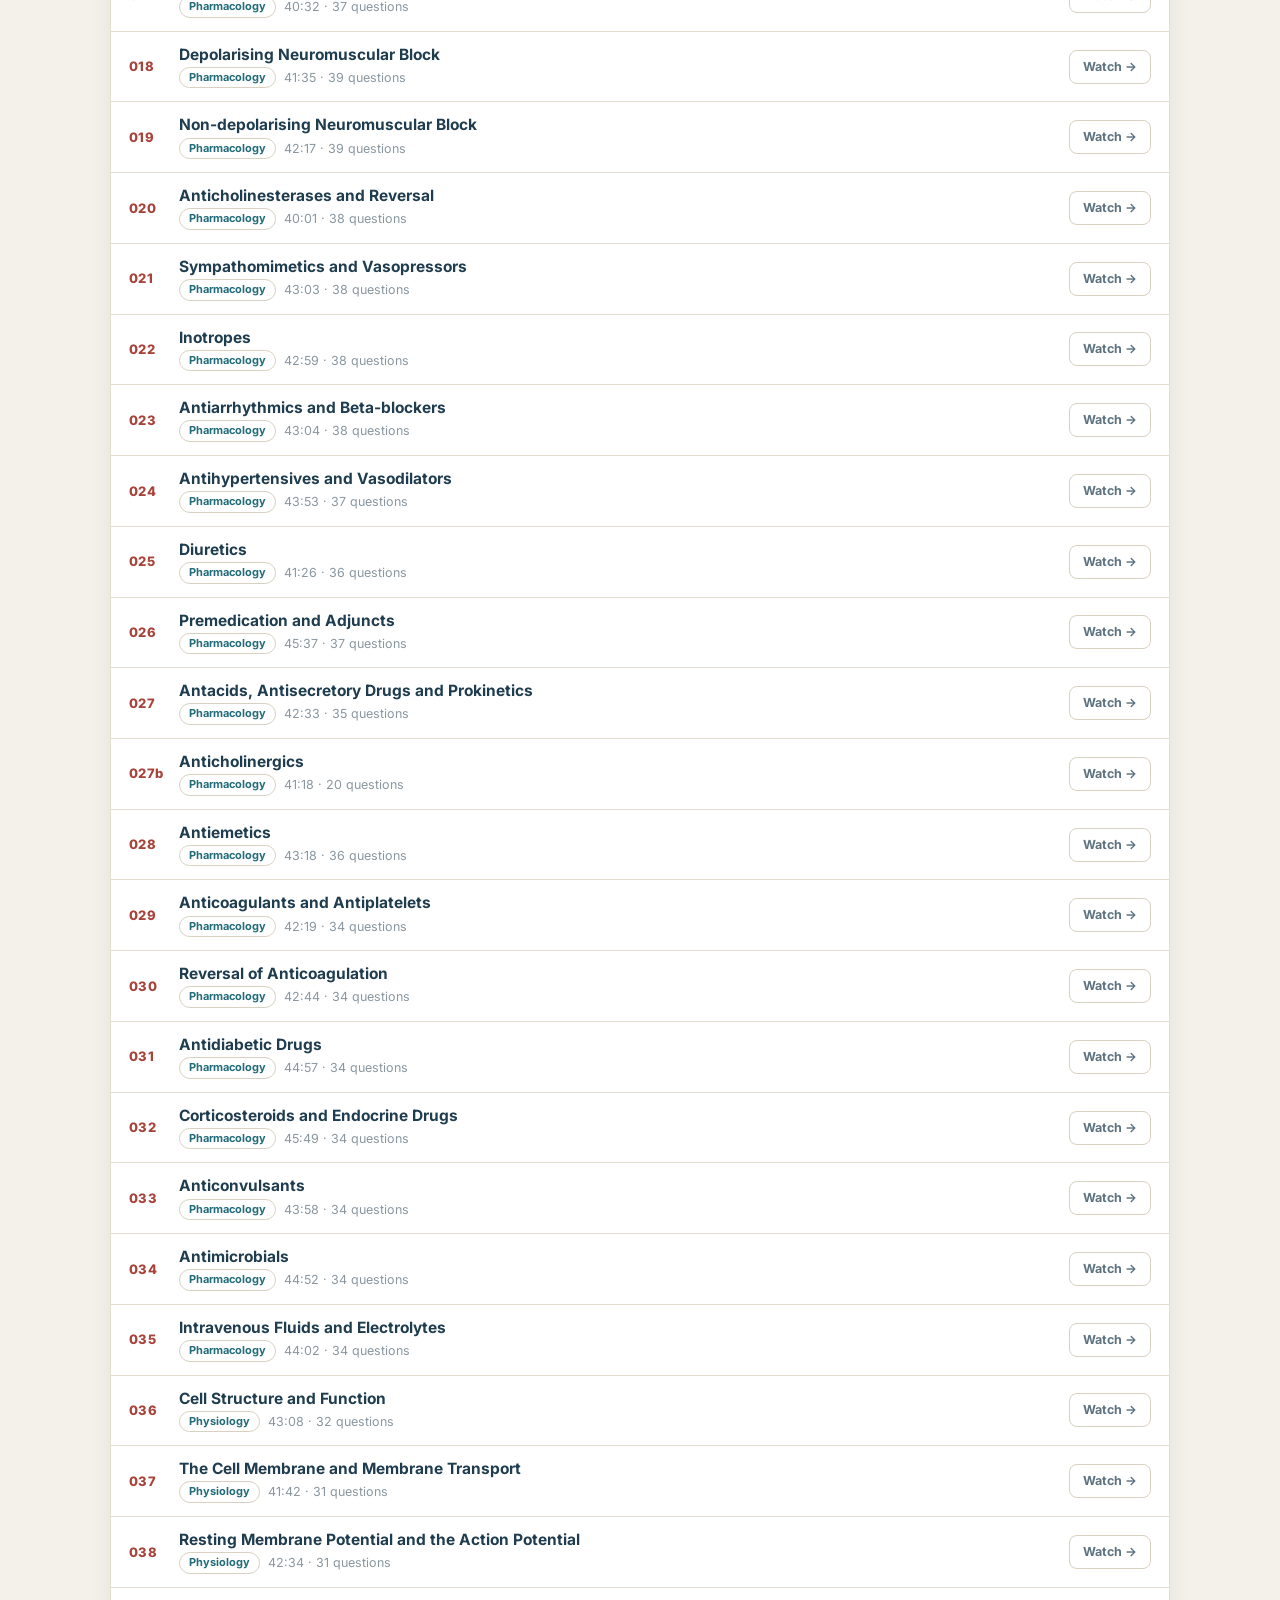
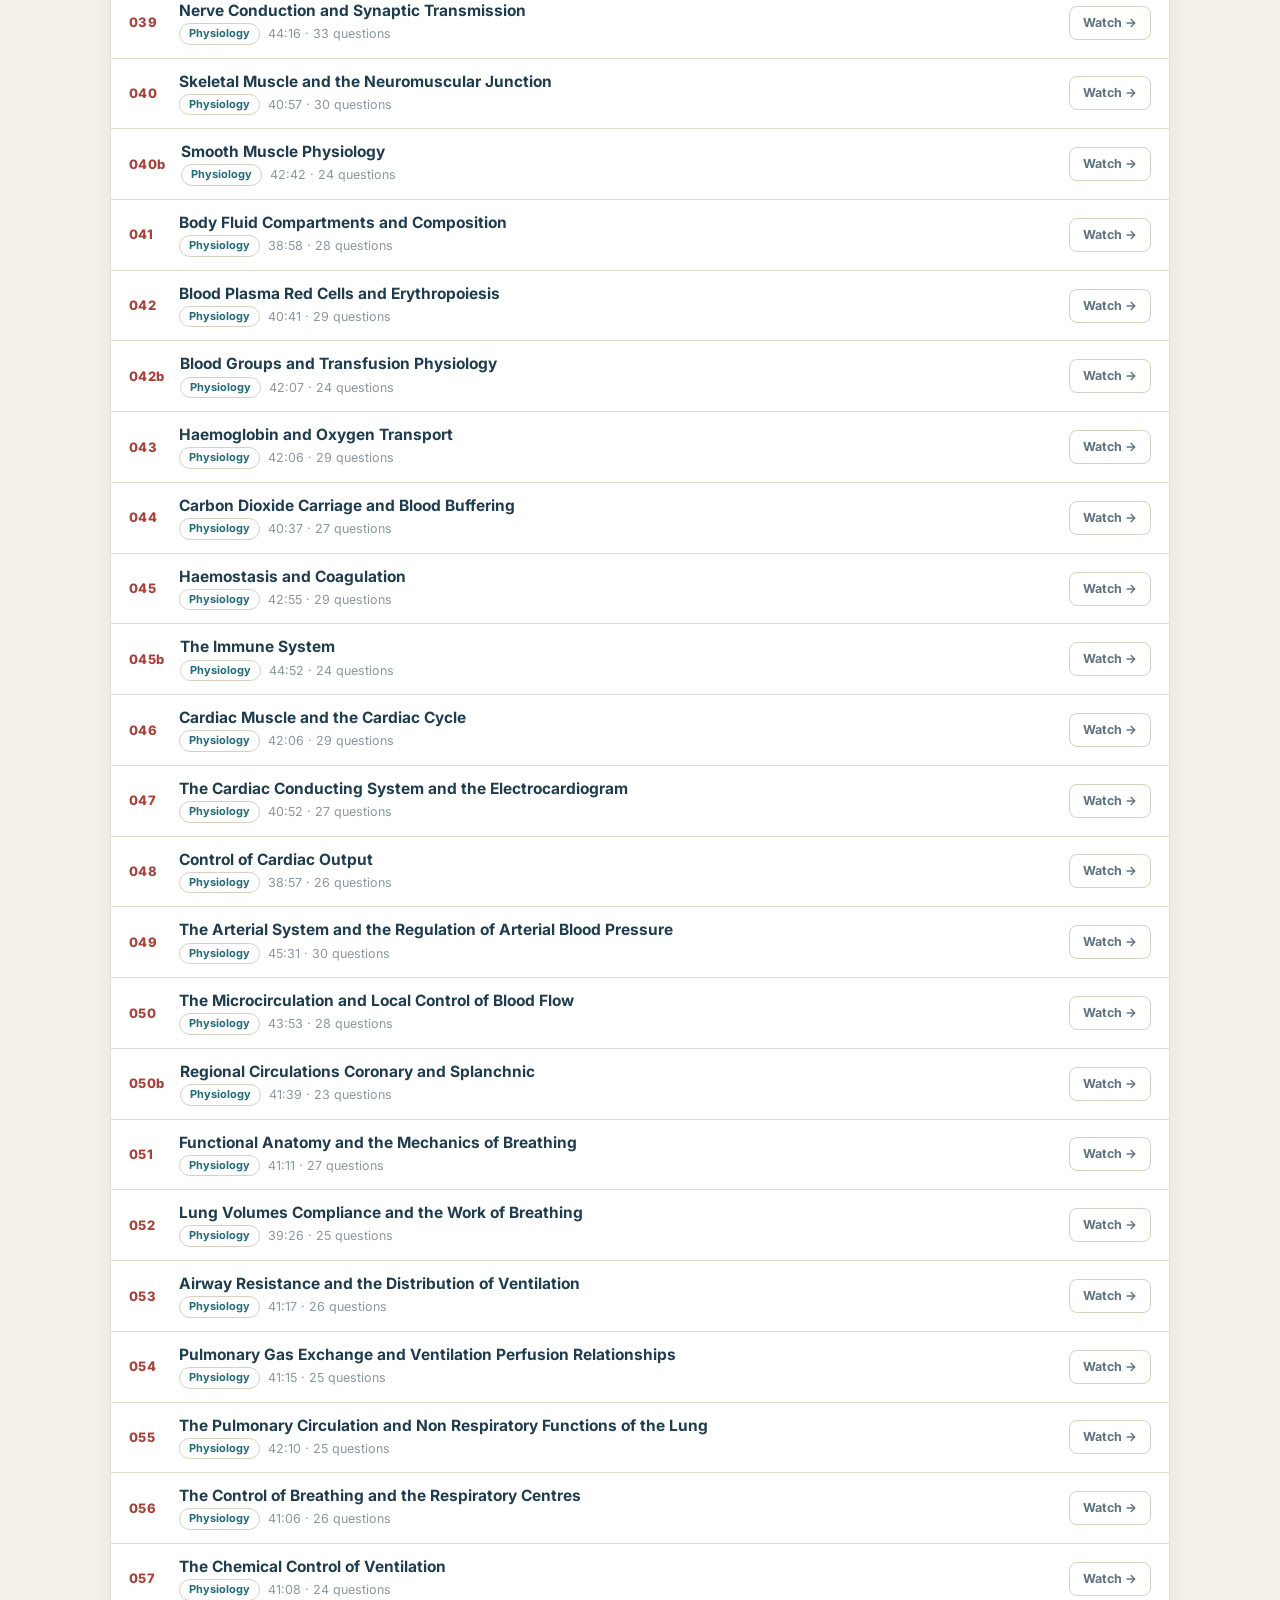
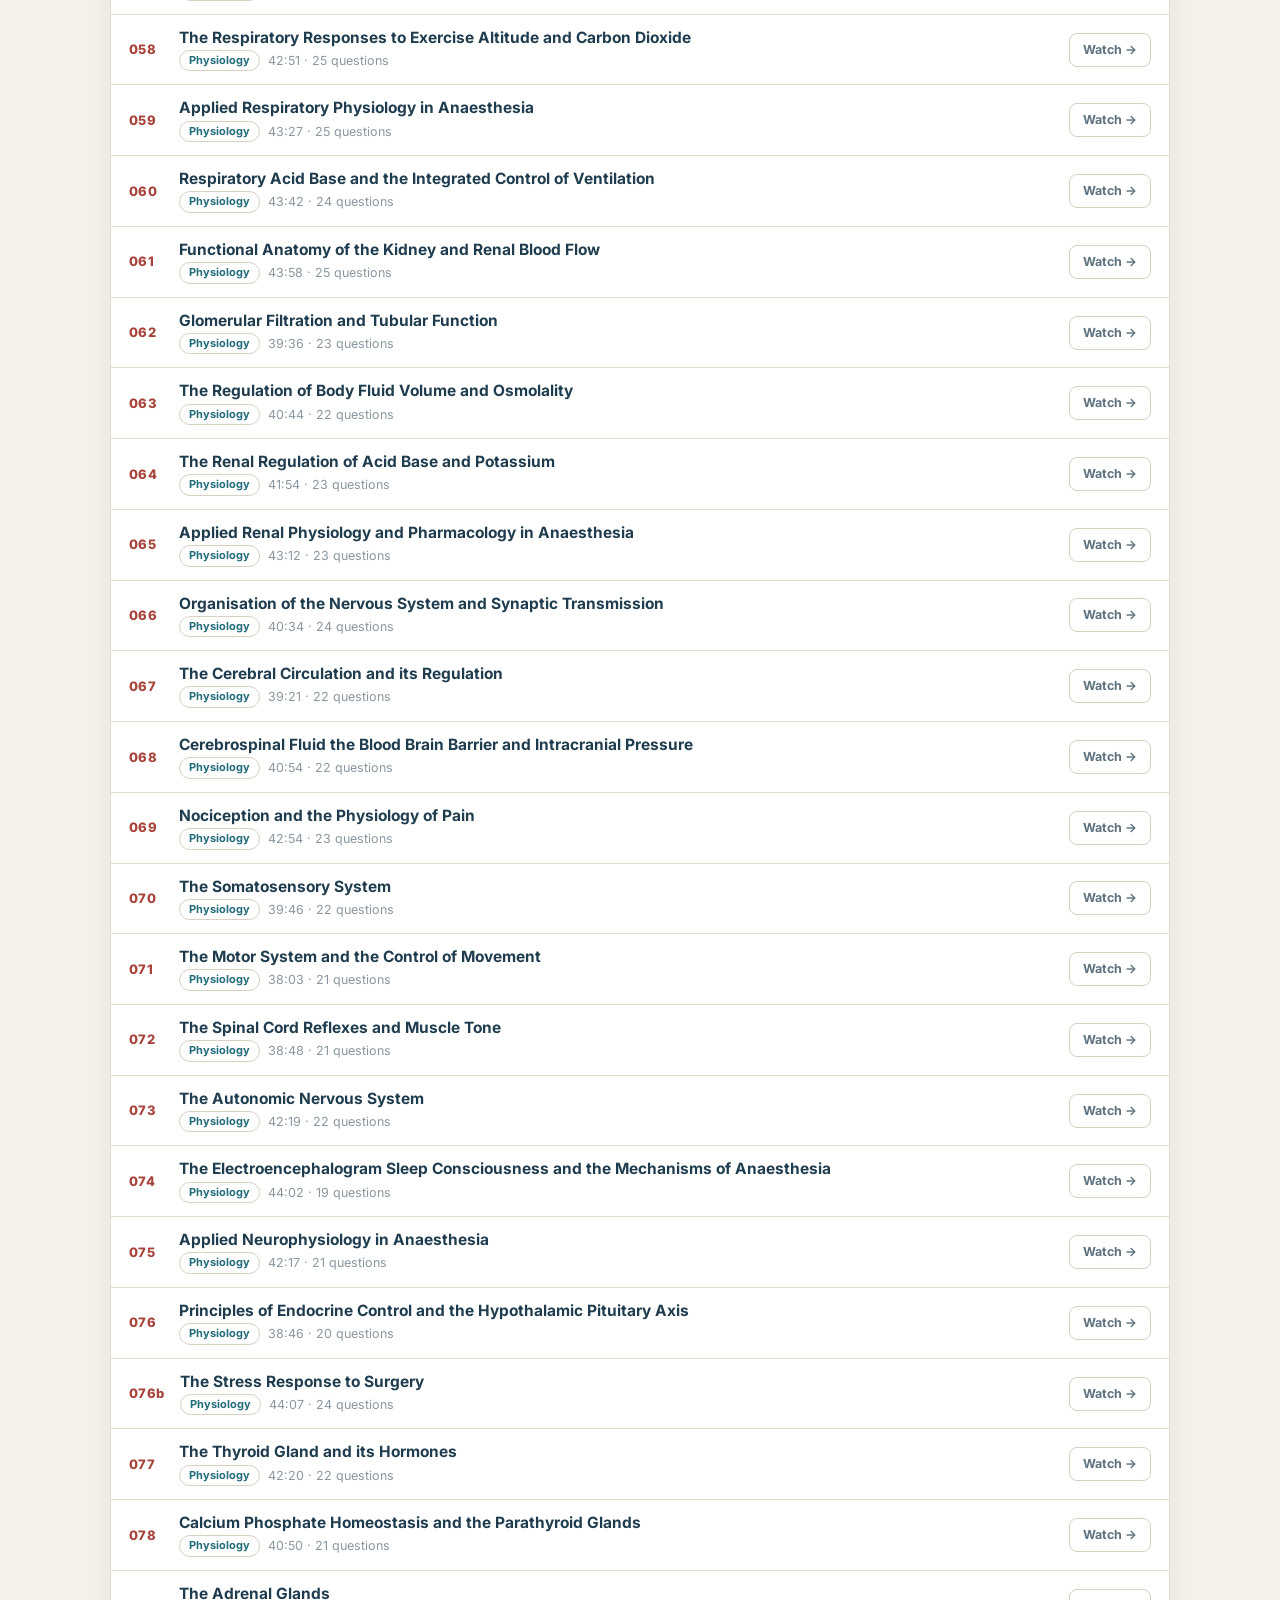
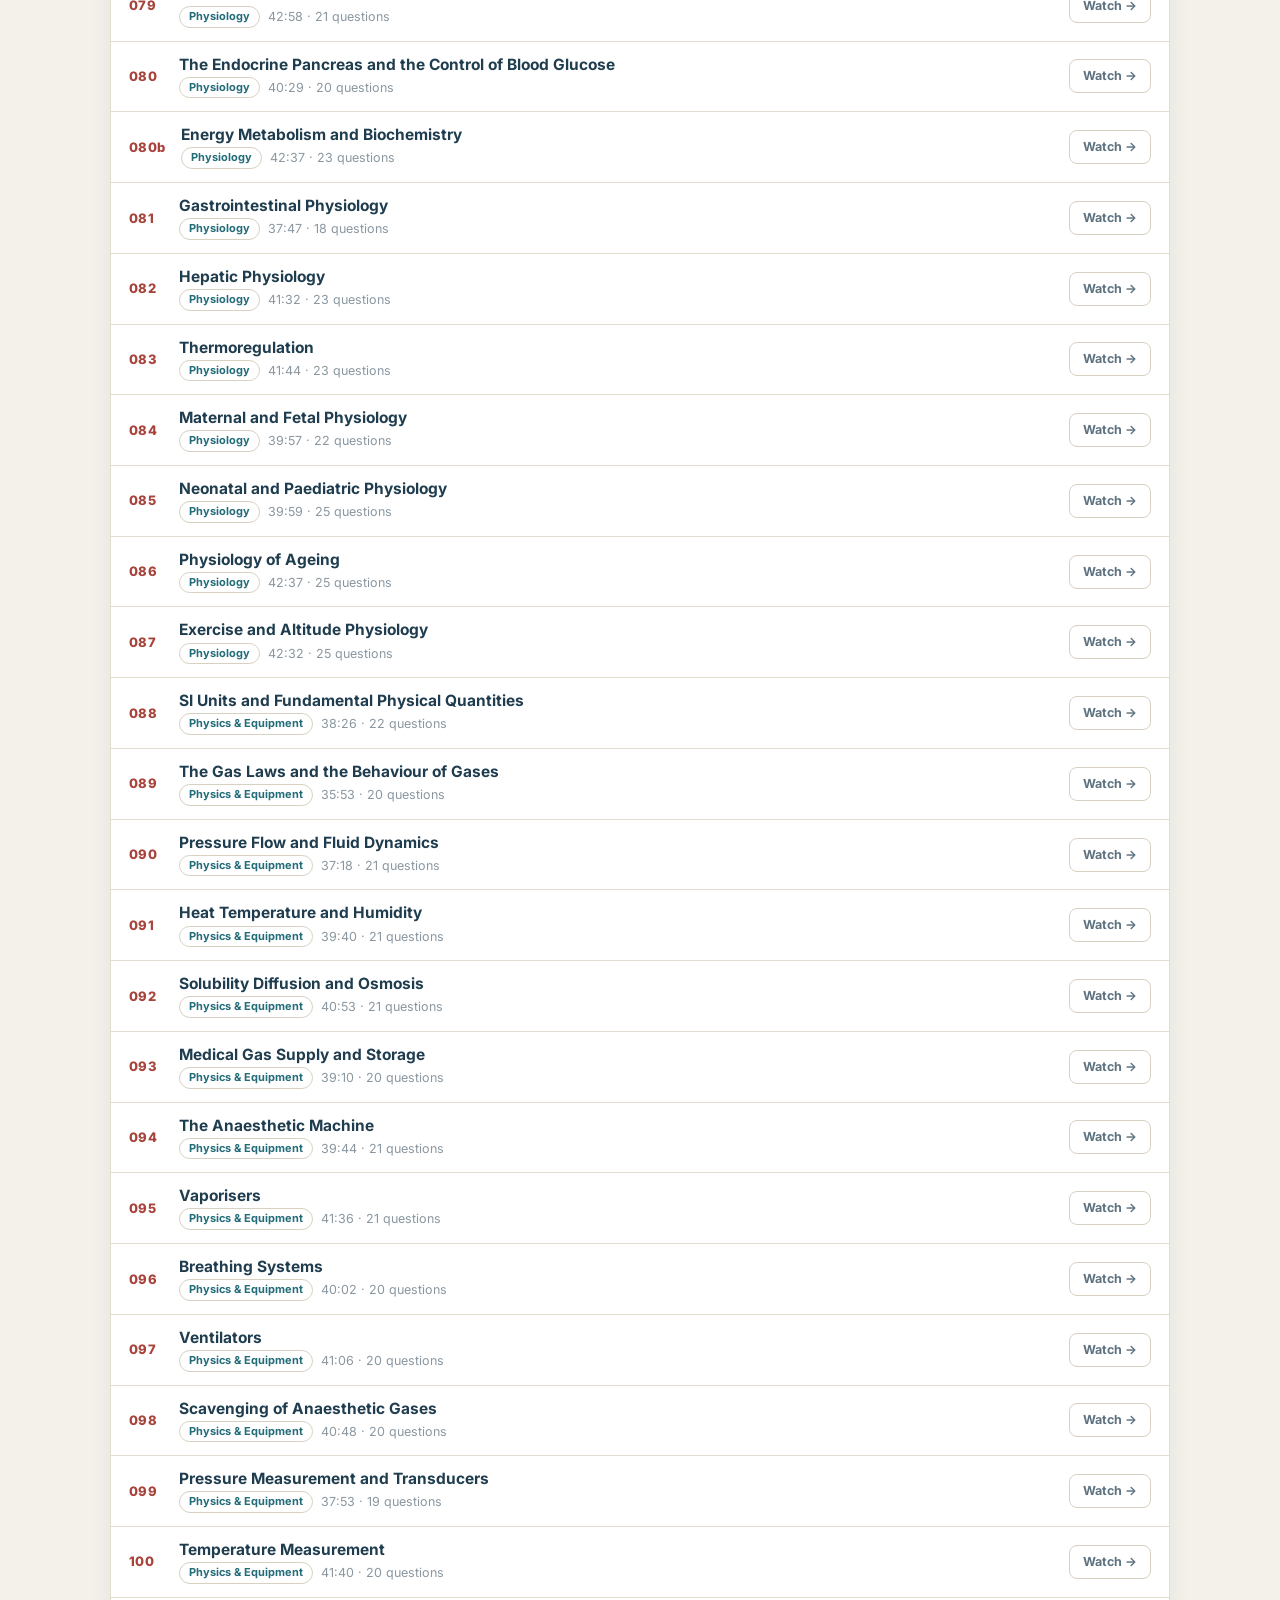
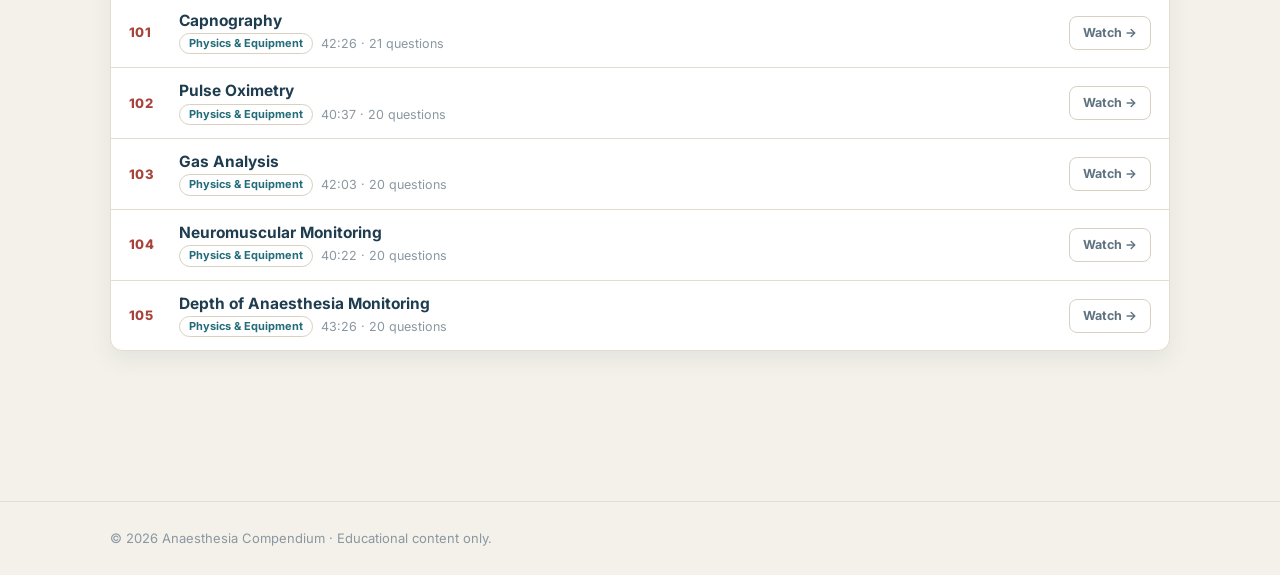
<file: watch.html>
<!doctype html>
<html lang="en">
<head>
<meta charset="utf-8">
<meta name="viewport" content="width=device-width,initial-scale=1">
<title>Watch — Anaesthesia Compendium</title>
<link rel="preconnect" href="https://fonts.googleapis.com">
<link href="https://fonts.googleapis.com/css2?family=Inter:wght@400;500;600;700;800;900&display=swap" rel="stylesheet">
<link rel="icon" type="image/png" sizes="32x32" href="assets/favicon-32.png">
<link rel="apple-touch-icon" href="assets/apple-touch-icon.png">
<link rel="stylesheet" href="assets/css/style.css?v=12">
</head>
<body>
<div id="hdr"></div>
<main>
  <div id="hub" class="hide"></div>
  <div id="topic" class="wrap hide">
    <div class="crumb"><a href="watch.html">Watch</a> › <span id="cb"></span></div>
    <div id="warn"></div>
    <div class="detail has-side">
      <section>
        <h1 class="dtitle" id="title">…</h1>
        <p class="dsub" id="sub"></p>
        <div class="panel" style="padding:10px">
          <video id="video" controls preload="metadata" playsinline
                 style="width:100%;border-radius:10px;background:#000;aspect-ratio:16/9"></video>
          <div class="playbtns" style="margin-top:10px">
            <button class="btn" id="speed">1×</button>
            <button class="btn" id="cc">Subtitles: On</button>
            <button class="btn" id="autoscroll">Auto-scroll: On</button>
          </div>
        </div>
        <div class="panel" style="margin-top:16px">
          <div class="transcript" id="transcript" style="height:40vh;min-height:260px"></div>
        </div>
      </section>
      <aside>
        <div class="sticky-side panel sidepanel">
          <div class="sidehead">All topics</div>
          <div class="side-nav" id="sidelist"></div>
        </div>
      </aside>
    </div>
  </div>
</main>
<footer class="foot"><div class="wrap">© <span id="yr"></span> Anaesthesia Compendium · Educational content only.</div></footer>
<script src="config.js"></script>
<script src="assets/js/common.js?v=9"></script>
<script src="assets/js/watch.js?v=8"></script>
</body>
</html>
</file>
<file: assets/css/style.css>
:root{
  /* Brand palette — from the Anesthesia Compendium logo */
  --bg:#f4f1ea;          /* warm ivory paper */
  --bg2:#efeae0;
  --panel:#ffffff;
  --panel2:#f6f2ea;
  --line:#e3ddd0;        /* warm hairline */
  --line2:#d8d1c2;
  --ink:#1f3d4f;         /* deep navy ink (logo outline) */
  --txt:#22404f;
  --muted:#5e7280;
  --faint:#8a97a0;
  --navy:#1f3d4f;
  --teal:#236c7a;        /* supporting teal-navy */
  --brick:#a8433b;       /* logo red accent */
  --brick-soft:#c97b73;
  --cap:#d7dade;         /* logo cap grey */
  --examiner:#a8433b;    /* questions = brick red */
  --candidate:#236c7a;   /* answers   = teal-navy */
  --radius:12px; --maxw:1100px;
  --shadow:0 8px 22px rgba(31,61,79,.08);
}
*{box-sizing:border-box}
html,body{margin:0;padding:0}
body{
  background:
    radial-gradient(900px 480px at 85% -8%, rgba(35,108,122,.05) 0, transparent 60%),
    radial-gradient(800px 460px at -8% 6%, rgba(168,67,59,.045) 0, transparent 58%),
    var(--bg);
  color:var(--txt);
  font:16px/1.6 "Inter",system-ui,-apple-system,"Segoe UI",Roboto,Helvetica,Arial,sans-serif;
  -webkit-font-smoothing:antialiased;
}
a{color:inherit;text-decoration:none}
.wrap{max-width:var(--maxw);margin:0 auto;padding:0 20px}

/* ---------- top bar ---------- */
.topbar{position:sticky;top:0;z-index:30;display:flex;align-items:center;gap:18px;
  justify-content:space-between;padding:12px 20px;
  background:rgba(244,241,234,.86);backdrop-filter:blur(12px);
  border-bottom:1px solid var(--line)}
.brand{display:flex;align-items:center;gap:12px}
.brand-mark{display:grid;place-items:center;width:38px;height:38px;border-radius:9px;
  font-weight:800;letter-spacing:-1px;color:#f4f1ea;background:var(--navy);
  border:1px solid #16313f}
.brand-mark span{color:var(--brick-soft)}
.brand-logo{height:38px;width:auto;display:block}
.brand-name{font-weight:800;letter-spacing:.06em;color:var(--navy);text-transform:uppercase;font-size:15px}
@media(max-width:520px){.brand-name{display:none}}
.modes{display:flex;gap:6px;flex-wrap:wrap}
.mode{padding:8px 14px;border-radius:999px;color:var(--muted);font-weight:600;font-size:14px;
  border:1px solid transparent}
.mode:hover{color:var(--navy);background:var(--panel2)}
.mode.is-active{color:#f4f1ea;background:var(--navy)}
.mode.lib{border:1px solid var(--line2)}

/* ---------- hero ---------- */
.hero{padding:46px 0 22px}
.hero h1{font-size:clamp(28px,4vw,42px);margin:0 0 8px;letter-spacing:-.5px;color:var(--navy)}
.hero-logo{text-align:center;padding:38px 0 22px}
.brandlock{margin:0 auto 6px}
.brandlock img{height:clamp(104px,17vw,168px);width:auto;display:inline-block}
.hero-logo p{max-width:640px;margin:0 auto}
.hero-logo .stats{justify-content:center}
.hero p{color:var(--muted);margin:0;font-size:18px}
.hero .stats{display:flex;gap:18px;margin-top:22px;flex-wrap:wrap}
.stat{background:var(--panel);border:1px solid var(--line);border-radius:var(--radius);
  padding:14px 18px;min-width:120px;box-shadow:var(--shadow)}
.stat b{display:block;font-size:24px;color:var(--navy)}
.stat span{color:var(--muted);font-size:13px}

.toolbar{display:flex;gap:12px;align-items:center;margin:24px 0 8px;flex-wrap:wrap}
.search{flex:1;min-width:220px;display:flex;align-items:center;gap:10px;
  background:var(--panel);border:1px solid var(--line2);border-radius:999px;padding:10px 16px}
.search input{flex:1;background:none;border:none;color:var(--txt);font-size:15px;outline:none}
.chip{padding:8px 14px;border-radius:999px;border:1px solid var(--line2);color:var(--muted);
  font-weight:600;font-size:13px;cursor:pointer;background:var(--panel)}
.chip.is-active{color:#f4f1ea;background:var(--navy);border-color:var(--navy)}

/* ---------- library LIST ---------- */
.tlist{margin:16px 0 60px;border:1px solid var(--line);border-radius:var(--radius);
  overflow:hidden;background:var(--panel);box-shadow:var(--shadow)}
.trow{display:flex;align-items:center;gap:16px;padding:13px 18px;border-bottom:1px solid var(--line);
  transition:background .12s}
.trow:last-child{border-bottom:none}
.trow:hover{background:var(--panel2)}
.trow .tnum{font-weight:800;color:var(--brick);font-size:13px;min-width:34px;letter-spacing:.02em}
.trow .tmain{flex:1;min-width:0;display:flex;flex-direction:column;gap:2px}
.trow .ttitle{font-weight:700;color:var(--navy);font-size:15.5px;line-height:1.3}
.trow .ttitle a:hover{color:var(--brick)}
.trow .tmeta{color:var(--faint);font-size:12.5px}
.trow .tsec{display:inline-block;font-size:11px;font-weight:700;color:var(--teal);
  border:1px solid var(--line2);border-radius:999px;padding:1px 9px;margin-right:8px;vertical-align:1px}
.trow .tmodes{display:flex;gap:7px;flex-shrink:0}
.trow .tmodes a{padding:6px 13px;border-radius:8px;font-weight:600;font-size:12.5px;
  border:1px solid var(--line2);color:var(--muted)}
.trow .tmodes a:hover{color:#f4f1ea;background:var(--navy);border-color:var(--navy)}
@media(max-width:640px){
  .trow{flex-wrap:wrap}
  .trow .tmodes{width:100%;justify-content:flex-start;padding-left:50px}
}

/* ---------- detail layout ---------- */
.detail{display:grid;grid-template-columns:minmax(0,1fr);gap:24px;padding:26px 0 70px}
@media(min-width:900px){.detail.has-side{grid-template-columns:minmax(0,1.5fr) minmax(280px,.9fr)}}
.crumb{color:var(--faint);font-size:13.5px;margin:18px 0 2px}
.crumb a:hover{color:var(--brick)}
.dtitle{font-size:clamp(22px,3vw,32px);margin:4px 0 4px;letter-spacing:-.4px;color:var(--navy)}
.dsub{color:var(--muted);margin:0 0 4px;font-size:14.5px}

.panel{background:var(--panel);border:1px solid var(--line);border-radius:var(--radius);
  padding:18px;box-shadow:var(--shadow)}
.media-warn{background:rgba(168,67,59,.08);border:1px solid rgba(168,67,59,.3);
  color:#7d2f29;padding:10px 14px;border-radius:10px;font-size:13.5px;margin:14px 0}
.media-warn code{color:var(--brick)}

/* audio player */
.player{display:flex;flex-direction:column;gap:14px}
.player audio,.player video{width:100%}
.coverbar{display:flex;gap:16px;align-items:center}
.coverbar img{width:84px;height:84px;border-radius:12px;object-fit:cover;border:1px solid var(--line2)}
.playbtns{display:flex;gap:8px;flex-wrap:wrap;align-items:center}
.btn{padding:8px 14px;border-radius:10px;border:1px solid var(--line2);background:var(--panel2);
  color:var(--txt);font-weight:600;font-size:13.5px;cursor:pointer}
.btn:hover{border-color:var(--teal)}
.btn.primary{color:#f4f1ea;background:var(--navy);border-color:var(--navy)}

/* transcript */
.transcript{height:62vh;min-height:380px;overflow-y:auto;padding:6px 4px;scroll-behavior:smooth}
.transcript::-webkit-scrollbar{width:10px}
.transcript::-webkit-scrollbar-thumb{background:var(--line2);border-radius:8px}
/* transcript: flowing paragraphs grouped by speaker turn */
.turn{margin:0 0 17px}
.turn .who{display:block;font-size:11px;font-weight:800;letter-spacing:.9px;
  text-transform:uppercase;margin:0 0 5px 14px}
.turn.E .who{color:var(--examiner)}
.turn.C .who{color:var(--candidate)}
.turn-text{margin:0;color:var(--muted);line-height:1.78;font-size:15.5px;
  padding-left:14px;border-left:3px solid transparent}
.turn.E .turn-text{border-left-color:rgba(168,67,59,.22)}
.turn.C .turn-text{border-left-color:rgba(35,108,122,.22)}
/* each sentence/cue is an inline highlightable segment */
.seg{cursor:pointer;border-radius:5px;padding:1px 3px;margin:0 -1px;
  transition:background .12s,color .12s}
.seg:hover{background:var(--panel2);color:var(--txt)}
.seg.active{color:var(--navy);font-weight:600;background:rgba(35,108,122,.18)}
.turn.E .seg.active{background:rgba(168,67,59,.18)}

.sticky-side{position:sticky;top:84px}
.side-list{max-height:74vh;overflow-y:auto}
.side-item{display:flex;gap:10px;padding:9px 10px;border-radius:10px;color:var(--muted);font-size:13.5px}
.side-item:hover{background:var(--panel2);color:var(--navy)}
.side-item.is-active{background:var(--panel2);color:var(--navy);font-weight:600}
.side-item .n{color:var(--brick);font-weight:700;min-width:30px}

/* ---- mode hub (read/listen/watch landing) ---- */
.hub-hero{text-align:center;padding:42px 0 28px;border-bottom:1px solid var(--line)}
.hub-ico{width:56px;height:56px;border-radius:15px;display:inline-grid;place-items:center;margin-bottom:12px}
.hub-ico svg{width:30px;height:30px}
.hub-hero.read .hub-ico{background:rgba(168,67,59,.10);color:var(--brick)}
.hub-hero.listen .hub-ico{background:rgba(35,108,122,.10);color:var(--teal)}
.hub-hero.watch .hub-ico{background:rgba(31,61,79,.10);color:var(--navy)}
.hub-hero.library .hub-ico{background:rgba(31,61,79,.10);color:var(--navy)}
.lib-cta{text-align:center;margin-top:30px}
.hub-hero h1{margin:0 0 6px;color:var(--navy);font-size:clamp(24px,3.6vw,34px);font-weight:800;letter-spacing:-.4px}
.hub-hero p{color:var(--muted);margin:0 auto;max-width:560px}
.hub-count{margin-top:12px;color:var(--faint);font-size:13px}
.hub-body{padding:24px 20px 60px}
.open-pill{font-weight:700;font-size:12.5px;padding:6px 13px;border-radius:8px;
  border:1px solid var(--line2);color:var(--muted);white-space:nowrap}
.trow:hover .open-pill.read{color:#fff;background:var(--brick);border-color:var(--brick)}
.trow:hover .open-pill.listen{color:#fff;background:var(--teal);border-color:var(--teal)}
.trow:hover .open-pill.watch{color:#fff;background:var(--navy);border-color:var(--navy)}

/* ---- collapsible, section-grouped side panel ---- */
.sidepanel{padding:8px 8px 10px}
.sidehead{font-weight:800;color:var(--navy);font-size:12.5px;letter-spacing:.06em;
  text-transform:uppercase;padding:8px 8px 6px}
.side-nav{max-height:74vh;overflow-y:auto}
.nav-group{border-top:1px solid var(--line)}
.nav-head{width:100%;display:flex;align-items:center;gap:8px;background:none;border:none;cursor:pointer;
  padding:10px 8px;font-weight:800;color:var(--navy);font-size:12px;letter-spacing:.05em;text-transform:uppercase}
.nav-head:hover{color:var(--brick)}
.nav-count{margin-left:auto;color:var(--faint);font-weight:600}
.nav-chev{transition:transform .2s;color:var(--faint);font-size:11px}
.nav-group.open .nav-chev{transform:rotate(90deg)}
.nav-items{display:none;padding-bottom:6px}
.nav-group.open .nav-items{display:block}
.nav-item{display:flex;gap:9px;padding:7px 10px;border-radius:8px;color:var(--muted);font-size:13px;line-height:1.35}
.nav-item:hover{background:var(--panel2);color:var(--navy)}
.nav-item.is-active{background:var(--panel2);color:var(--navy);font-weight:600}
.nav-item .n{color:var(--brick);font-weight:700;min-width:28px}

/* read page */
.reader{max-width:820px;margin:0 auto}
.qa{margin:0 0 26px}
.qa .q{background:rgba(168,67,59,.06);
  border:1px solid rgba(168,67,59,.22);border-radius:12px;padding:14px 18px;font-weight:600;color:var(--navy)}
.qa .q .lbl{color:var(--examiner);font-size:11px;font-weight:800;letter-spacing:1px;display:block;margin-bottom:4px}
.qa .a{padding:14px 18px 2px 18px}
.qa .a .lbl{color:var(--candidate);font-size:11px;font-weight:800;letter-spacing:1px;display:block;margin-bottom:6px}
.qa .a p{margin:0 0 12px}
.reader .intro{color:var(--muted);font-style:italic;border-left:3px solid var(--line2);padding:6px 16px;margin:0 0 26px}

/* ====================== LANDING PAGE ====================== */
/* scroll-reveal (armed by JS so no-JS users still see everything) */
body.reveal-armed .reveal{opacity:0;transform:translateY(18px);transition:opacity .7s ease,transform .7s ease}
body.reveal-armed .reveal.in{opacity:1;transform:none}
@media(prefers-reduced-motion:reduce){body.reveal-armed .reveal{opacity:1;transform:none;transition:none}}

/* hero */
.lp-hero{position:relative;overflow:hidden;text-align:center;padding:38px 0 40px;
  border-bottom:1px solid var(--line)}
.lp-hero-inner{position:relative;z-index:2;max-width:760px}
.aurora{position:absolute;inset:0;z-index:1;filter:blur(70px);opacity:.5;pointer-events:none}
.aurora span{position:absolute;border-radius:50%;display:block;mix-blend-mode:multiply}
.aurora span:nth-child(1){width:420px;height:420px;left:-60px;top:-80px;
  background:radial-gradient(circle,rgba(35,108,122,.45),transparent 70%);animation:float1 14s ease-in-out infinite}
.aurora span:nth-child(2){width:480px;height:480px;right:-80px;top:-40px;
  background:radial-gradient(circle,rgba(168,67,59,.38),transparent 70%);animation:float2 17s ease-in-out infinite}
.aurora span:nth-child(3){width:520px;height:340px;left:30%;bottom:-160px;
  background:radial-gradient(circle,rgba(31,61,79,.34),transparent 70%);animation:float1 20s ease-in-out infinite}
@keyframes float1{0%,100%{transform:translate(0,0)}50%{transform:translate(40px,30px)}}
@keyframes float2{0%,100%{transform:translate(0,0)}50%{transform:translate(-50px,24px)}}
.lp-logo{width:min(230px,52vw);height:auto;margin:0 auto 4px;display:block;
  filter:drop-shadow(0 8px 20px rgba(31,61,79,.15))}
.lp-title{font-size:clamp(26px,4vw,40px);line-height:1.06;letter-spacing:-.8px;margin:4px 0 10px;
  color:var(--navy);font-weight:900}
.lp-sub{font-size:clamp(15px,2vw,18px);color:var(--muted);margin:0 auto 18px;max-width:560px}
.lp-sub strong{color:var(--navy)}
.lp-cta{display:flex;gap:12px;justify-content:center;flex-wrap:wrap;margin-bottom:14px}
.btn-cta{padding:13px 24px;border-radius:999px;font-weight:700;font-size:15px;
  border:1.5px solid transparent;transition:transform .15s,box-shadow .15s,background .15s;display:inline-block}
.btn-cta.primary{background:var(--brick);color:#fff;box-shadow:0 10px 24px rgba(168,67,59,.28)}
.btn-cta.primary:hover{transform:translateY(-2px);box-shadow:0 14px 30px rgba(168,67,59,.36)}
.btn-cta.ghost{background:transparent;color:var(--navy);border-color:var(--line2)}
.btn-cta.ghost:hover{background:var(--panel);transform:translateY(-2px)}
.btn-cta.big{padding:16px 30px;font-size:16.5px}
.lp-trust{color:var(--faint);font-size:13px;letter-spacing:.02em;margin-bottom:26px}
.lp-stats{display:flex;align-items:center;justify-content:center;gap:20px;flex-wrap:wrap;margin-top:6px}
.lp-stats>div{min-width:96px}
.lp-stats b{display:block;font-size:clamp(26px,4vw,38px);font-weight:900;color:var(--navy);line-height:1}
.lp-stats span{color:var(--muted);font-size:12.5px}
.lp-stats .div{width:1px;height:34px;background:var(--line2)}
@media(max-width:560px){.lp-stats .div{display:none}}

/* three ways */
.lp-modes{padding:60px 20px 18px}
.lp-h2{font-size:clamp(22px,3.4vw,32px);text-align:center;margin:0 0 6px;color:var(--navy);
  font-weight:800;letter-spacing:-.4px}
.lp-h2sub{text-align:center;color:var(--muted);margin:0 0 30px}
.mode-cards{display:grid;grid-template-columns:repeat(auto-fit,minmax(250px,1fr));gap:18px}
.mode-card{position:relative;background:var(--panel);border:1px solid var(--line);border-radius:18px;
  padding:26px 24px 22px;box-shadow:var(--shadow);overflow:hidden;
  transition:transform .18s,box-shadow .18s,border-color .18s;display:flex;flex-direction:column;gap:8px}
.mode-card::before{content:"";position:absolute;left:0;top:0;height:4px;width:100%}
.mode-card.read::before{background:var(--brick)}
.mode-card.listen::before{background:var(--teal)}
.mode-card.watch::before{background:var(--navy)}
.mode-card:hover{transform:translateY(-6px);box-shadow:0 18px 40px rgba(31,61,79,.16);border-color:var(--line2)}
.mc-ico{width:48px;height:48px;border-radius:13px;display:grid;place-items:center;margin-bottom:6px}
.mc-ico svg{width:26px;height:26px}
.mode-card.read .mc-ico{background:rgba(168,67,59,.10);color:var(--brick)}
.mode-card.listen .mc-ico{background:rgba(35,108,122,.10);color:var(--teal)}
.mode-card.watch .mc-ico{background:rgba(31,61,79,.10);color:var(--navy)}
.mc-tag{font-size:11.5px;font-weight:800;letter-spacing:.08em;text-transform:uppercase;color:var(--faint)}
.mode-card h3{margin:0;color:var(--navy);font-size:19px}
.mode-card p{margin:0;color:var(--muted);font-size:14px;line-height:1.55;flex:1}
.mc-go{font-weight:700;font-size:13.5px;color:var(--navy);margin-top:6px}
.mode-card.read .mc-go{color:var(--brick)}
.mode-card.listen .mc-go{color:var(--teal)}

/* ---- showcase intro ---- */
.sc-intro{text-align:center;padding:44px 20px 6px}

.sc-kicker{display:inline-block;font-size:11.5px;font-weight:800;letter-spacing:.11em;text-transform:uppercase;
  padding:5px 13px;border-radius:999px;margin-bottom:13px}
.sc-kicker.read{color:var(--brick);background:rgba(168,67,59,.13)}
.sc-kicker.listen{color:var(--teal);background:rgba(35,108,122,.13)}
.sc-kicker.watch{color:var(--navy);background:rgba(31,61,79,.13)}
.sc-kicker.library{color:var(--navy);background:rgba(31,61,79,.13)}

/* ---- alternating showcase rows ---- */
.showcases{padding:8px 0 18px}
.showcase{padding:28px 0}
.sc-row{display:grid;grid-template-columns:1fr 1fr;gap:46px;align-items:center}
.showcase.alt .sc-media{order:2}
.sc-media{display:flex;justify-content:center}
.sc-text h2{font-size:clamp(22px,3vw,31px);margin:0 0 12px;color:var(--navy);font-weight:800;letter-spacing:-.4px}
.sc-text>p{color:var(--muted);font-size:16px;margin:0 0 16px;max-width:500px}
.sc-points{list-style:none;padding:0;margin:0 0 22px;display:grid;gap:10px}
.sc-points li{position:relative;padding-left:29px;color:var(--txt);font-size:14.5px;line-height:1.5}
.sc-points li::before{content:"";position:absolute;left:0;top:1px;width:19px;height:19px;border-radius:50%}
.sc-points li::after{content:"✓";position:absolute;left:5px;top:0;font-size:11.5px;font-weight:800}
.sc-read .sc-points li::before{background:rgba(168,67,59,.15)} .sc-read .sc-points li::after{color:var(--brick)}
.sc-listen .sc-points li::before{background:rgba(35,108,122,.15)} .sc-listen .sc-points li::after{color:var(--teal)}
.sc-watch .sc-points li::before{background:rgba(31,61,79,.15)} .sc-watch .sc-points li::after{color:var(--navy)}
.sc-library .sc-points li::before{background:rgba(31,61,79,.15)} .sc-library .sc-points li::after{color:var(--navy)}

/* faux-browser frame around each screenshot (kept a sensible size) */
.frame{display:block;width:100%;max-width:480px;border-radius:14px;overflow:hidden;
  border:1px solid var(--line2);background:#fff;box-shadow:0 22px 50px rgba(31,61,79,.15);
  transition:transform .3s ease,box-shadow .3s ease;transform:perspective(1500px) rotateY(.6deg)}
.showcase.alt .frame{transform:perspective(1500px) rotateY(-.6deg)}
.frame::before{content:"";display:block;height:28px;background:var(--panel2);border-bottom:1px solid var(--line);
  background-image:
    radial-gradient(circle 4px at 16px 14px,#e06b63 99%,transparent),
    radial-gradient(circle 4px at 34px 14px,#f1c453 99%,transparent),
    radial-gradient(circle 4px at 52px 14px,#5fb98e 99%,transparent)}
.frame img{display:block;width:100%;height:auto}
.showcase:hover .frame{transform:perspective(1500px) rotateY(0) translateY(-5px);box-shadow:0 30px 66px rgba(31,61,79,.22)}
.frame.read{box-shadow:0 22px 50px rgba(168,67,59,.18)}
.frame.listen{box-shadow:0 22px 50px rgba(35,108,122,.18)}
@media(max-width:820px){
  .sc-row{grid-template-columns:1fr;gap:20px}
  .showcase{padding:22px 0}
  .showcase.alt .sc-media{order:0}
  .frame,.showcase.alt .frame{transform:none;max-width:520px}
}

/* library section */
.lp-library{padding:46px 20px 30px}
.lib-head{margin-bottom:14px}
.lib-head .lp-h2,.lib-head .lp-h2sub{text-align:left}

/* subscribe band */
.lp-subscribe{margin:0;padding:48px 20px;text-align:center;
  background:linear-gradient(135deg,#16313f 0%,#1f3d4f 55%,#244b5e 100%);color:#eef2f4;
  position:relative;overflow:hidden}
.lp-subscribe::after{content:"";position:absolute;inset:0;
  background:radial-gradient(600px 240px at 80% -20%,rgba(168,67,59,.30),transparent 60%);pointer-events:none}
.lp-sub-inner{position:relative;z-index:2;max-width:620px;margin:0 auto}
.lp-sub-mark{width:60px;height:auto;margin:0 auto 12px;display:block;
  filter:drop-shadow(0 6px 14px rgba(0,0,0,.3)) brightness(1.6)}
.lp-subscribe h2{font-size:clamp(24px,3.6vw,34px);margin:0 0 10px;color:#fff;font-weight:800;letter-spacing:-.4px}
.lp-subscribe p{color:#c4d2da;margin:0 auto 22px;max-width:520px;font-size:16px}
.lp-subscribe p strong{color:#fff}
.lp-subscribe .btn-cta.primary{box-shadow:0 12px 30px rgba(0,0,0,.3)}
.lp-sub-note{margin-top:14px;color:#9fb2bc;font-size:13px}

.empty{padding:60px 20px;text-align:center;color:var(--muted)}
.foot{border-top:1px solid var(--line);color:var(--faint);font-size:13px;padding:26px 0;margin-top:30px}
.foot a{color:var(--muted)}
.foot a:hover{color:var(--brick)}
.hide{display:none!important}
</file>
